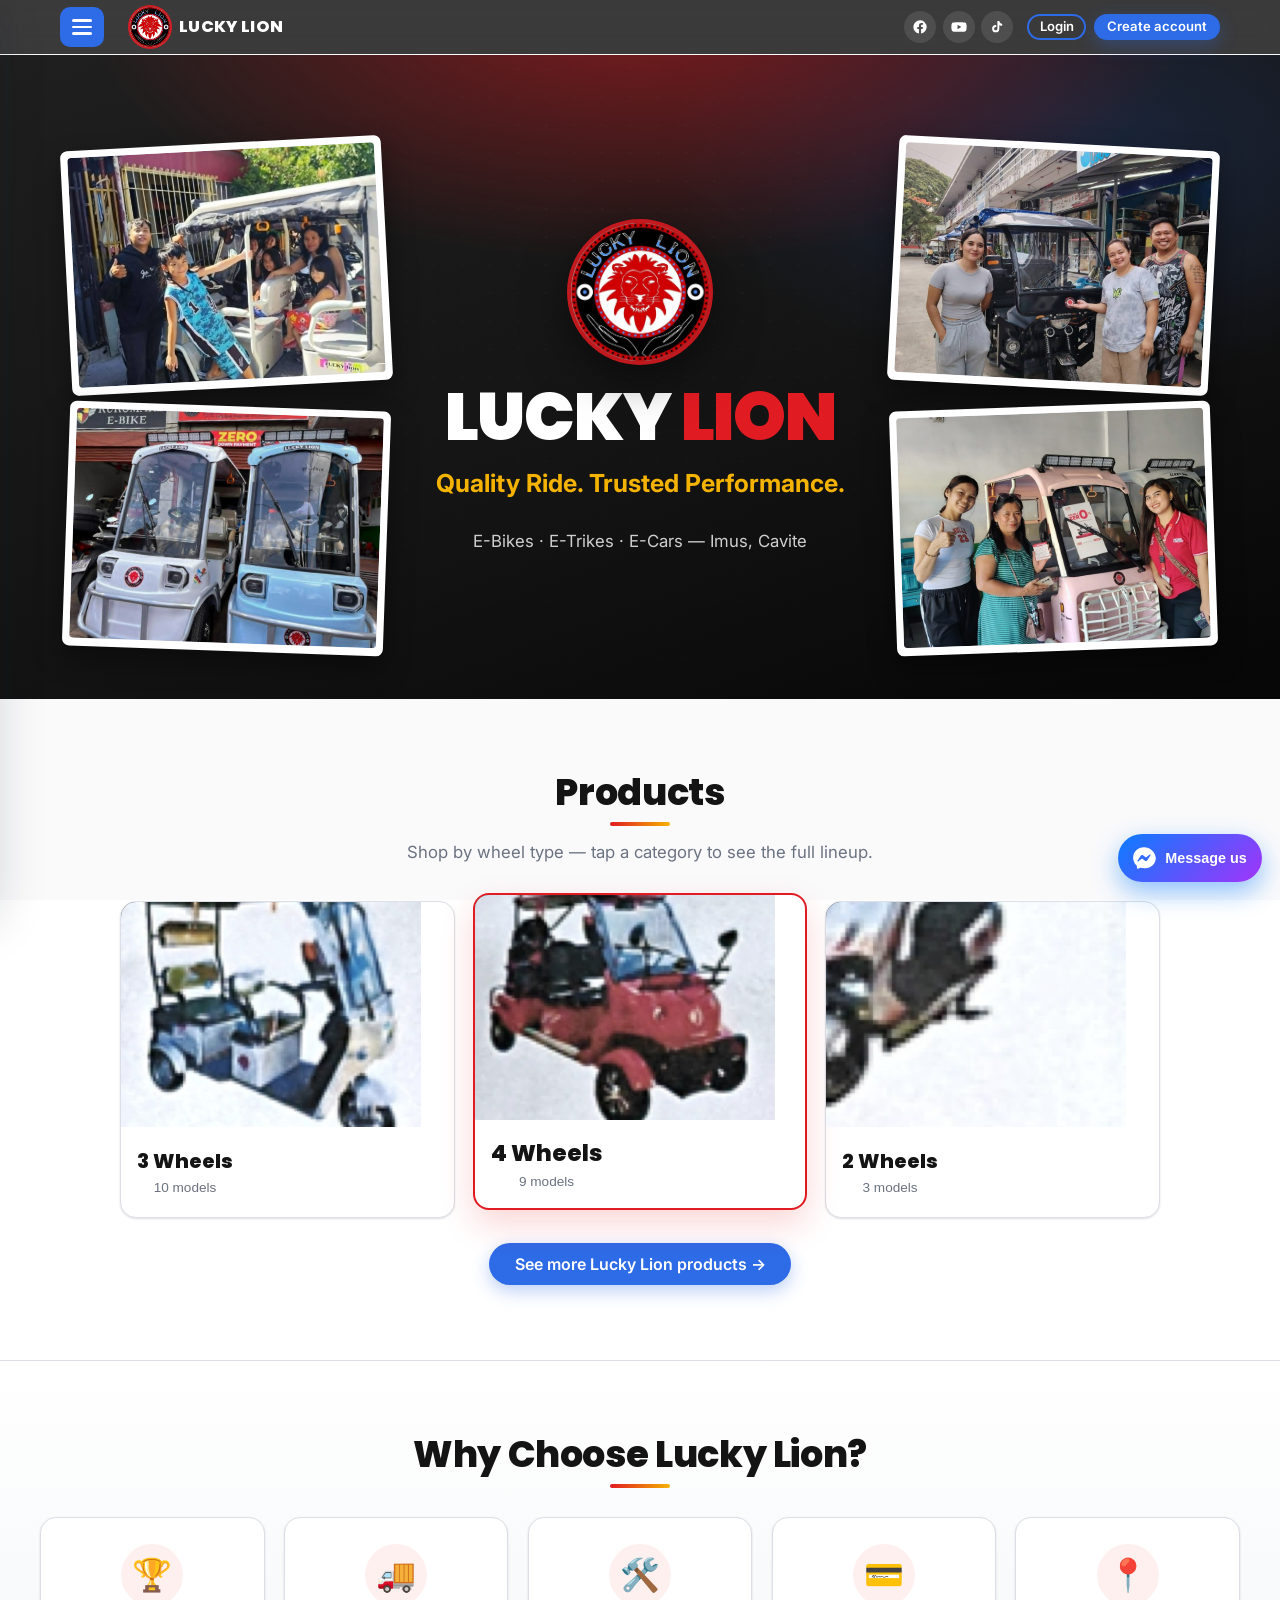
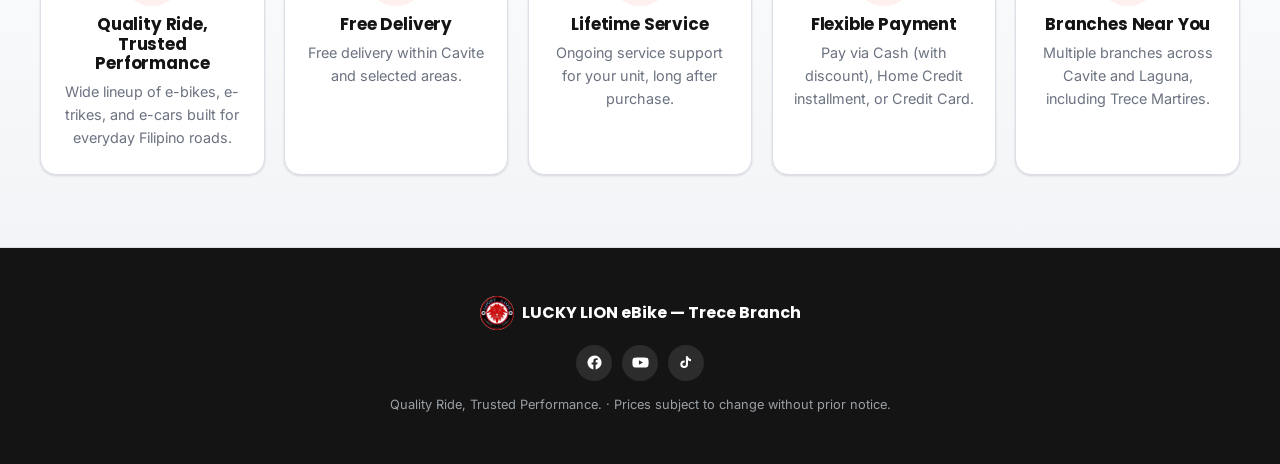
<file: index.html>
<!DOCTYPE html>
<html lang="en">
<head>
  <meta charset="UTF-8" />
  <meta name="viewport" content="width=device-width, initial-scale=1.0" />
  <title>Lucky Lion eBike</title>
  <meta name="description" content="Lucky Lion eBike — e-bikes, e-trikes, and e-cars across Cavite. Main branch: Buhay na Tubig, Imus. Quality Ride, Trusted Performance." />
  <meta name="theme-color" content="#141414" />
  <link rel="icon" href="assets/logo.jpg" />
  <link rel="preconnect" href="https://fonts.googleapis.com" />
  <link rel="preconnect" href="https://fonts.gstatic.com" crossorigin />
  <link href="https://fonts.googleapis.com/css2?family=Inter:wght@400;500;600;700&family=Poppins:wght@600;700;800;900&display=swap" rel="stylesheet" />
  <link rel="stylesheet" href="css/styles.css?v=20261120a" />
</head>
<body>
  <div id="themeDecor" aria-hidden="true"></div>

  <!-- sale/announcement ribbon — kept ABOVE the sticky header so it's never covered -->
  <div id="themeRibbon" class="theme-ribbon hidden" role="status"></div>

  <!-- ============ HEADER ============ -->
  <header class="site-header" id="siteHeader">
    <div class="header-inner">
      <!-- left: menu button opens the navigation sidebar (all nav + account live inside) -->
      <button class="hamburger drawer-btn" id="navDrawerBtn" aria-label="Open menu" aria-controls="publicDrawer" aria-expanded="false">
        <span></span><span></span><span></span>
        <span class="menu-badge hidden" id="memberMsgBadge" aria-hidden="true"></span>
      </button>

      <!-- brand -->
      <a href="#top" class="brand" aria-label="Lucky Lion home">
        <span class="logo-wrap"><img class="brand-mark" src="assets/logo.jpg" alt="Lucky Lion logo" /></span>
        <span class="brand-text" translate="no">LUCKY&nbsp;LION</span>
      </a>

      <!-- top-right: socials + (guest) Login/Create account + (member) bell + profile avatar -->
      <div class="nav-right">
        <div class="socials" id="hdrSocials"></div>
        <div class="hdr-auth guest-only" id="hdrAuth">
          <button class="btn btn-ghost btn-sm" id="loginBtn">Login</button>
          <button class="btn btn-primary btn-sm" id="signupBtn">Create account</button>
        </div>
        <div class="notif member-only" id="notifWrap">
          <button class="notif-btn" id="notifBell" aria-label="Notifications" aria-expanded="false">🔔<span class="notif-dot hidden" id="notifDot"></span></button>
          <div class="notif-panel hidden" id="notifPanel">
            <div class="notif-head">Notifications</div>
            <div class="notif-list" id="notifList"></div>
          </div>
        </div>
        <!-- customer profile avatar (shown when logged in) → My Profile / Log out -->
        <div class="member-menu member-only" id="memberAvatarMenu">
          <button class="avatar-btn" id="memberAvatarBtn" aria-label="Account menu" aria-expanded="false"><span class="avatar avatar-ph" id="memberAvatarImg">U</span></button>
          <div class="dropdown hidden" id="memberAvatarDropdown">
            <div class="dropdown-head" id="memberAvatarName">Member</div>
            <button data-panel="profile" id="avatarProfileBtn">🪪 My Profile</button>
            <button class="danger" id="logoutBtn">⏻ Log out</button>
          </div>
        </div>
      </div>
    </div>
  </header>

  <!-- ============ LEFT NAVIGATION SIDEBAR (all navigation lives here) ============ -->
  <div class="drawer-scrim hidden" id="publicScrim"></div>
  <aside class="drawer" id="publicDrawer" aria-label="Site menu" aria-hidden="true">
    <div class="drawer-top">
      <div class="drawer-user">
        <span class="logo-wrap"><img class="brand-mark" src="assets/logo.jpg" alt="" /></span>
        <div class="drawer-user-txt">
          <strong id="memberName">Lucky Lion</strong>
          <span id="drawerTagline">Quality Ride, Trusted Performance.</span>
        </div>
      </div>
      <button class="drawer-close" id="publicDrawerClose" aria-label="Close menu">Close</button>
    </div>
    <nav class="drawer-nav" aria-label="Site sections">
      <div class="drawer-group">Browse</div>
      <a class="drawer-link drawer-navlink" data-cat="all" href="#products"><span class="di">🛒</span>Products</a>
      <a class="drawer-link drawer-navlink" data-cat="4-wheels" href="#products"><span class="di">🚗</span>4 Wheels</a>
      <a class="drawer-link drawer-navlink" data-cat="3-wheels" href="#products"><span class="di">🛺</span>3 Wheels</a>
      <a class="drawer-link drawer-navlink" data-cat="2-wheels" href="#products"><span class="di">🏍️</span>2 Wheels</a>
      <a class="drawer-link drawer-navlink" href="#about"><span class="di">ℹ️</span>About</a>
      <a class="drawer-link drawer-navlink" href="#location"><span class="di">📍</span>Location</a>

      <!-- shown when logged IN -->
      <div class="drawer-group member-only">My account</div>
      <button class="drawer-link member-only" id="memberDashBtn"><span class="di">🏠</span>Dashboard</button>
      <button class="drawer-link member-only" data-panel="profile"><span class="di">🪪</span>Profile</button>
      <button class="drawer-link member-only" data-panel="ebikes"><span class="di">🛵</span>My E-Bikes</button>
      <button class="drawer-link member-only" data-panel="messages"><span class="di">💬</span>Messages<span class="di-badge hidden" id="memberMsgBadge2"></span></button>
      <button class="drawer-link member-only" data-panel="maintenance"><span class="di">🔧</span>Maintenance</button>
      <button class="drawer-link member-only" data-panel="tips"><span class="di">💡</span>Tips</button>
      <button class="drawer-link member-only" data-panel="roadrules"><span class="di">🛑</span>Road Rules</button>
      <button class="drawer-link member-only" data-panel="schedule"><span class="di">🗓️</span>Schedule Repair</button>
      <button class="drawer-link member-only" data-panel="bookings"><span class="di">📑</span>Your Bookings</button>
      <button class="drawer-link member-only" data-panel="reviews"><span class="di">⭐</span>My Reviews</button>
    </nav>
  </aside>

  <main id="top">
    <!-- ============ HERO ============ -->
    <section class="hero" id="hero">
      <div class="hero-grid">
        <!-- left photo stack (desktop) -->
        <div class="hero-photos left" id="heroLeft" aria-hidden="true"></div>

        <div class="hero-center">
          <span class="logo-wrap hero-logo-wrap"><img class="hero-mark" src="assets/logo.jpg" alt="Lucky Lion eBike" /></span>
          <h1 class="hero-title" translate="no">LUCKY <span>LION</span></h1>
          <p class="hero-tagline" id="heroTagline">Quality Ride. Trusted Performance.</p>
          <p class="hero-sub">E-Bikes · E-Trikes · E-Cars — Imus, Cavite</p>
          <!-- single rotating photo (mobile only) -->
          <div class="hero-photos-mobile" id="heroMobile" aria-hidden="true"></div>
        </div>

        <!-- right photo stack (desktop) -->
        <div class="hero-photos right" id="heroRight" aria-hidden="true"></div>
      </div>
    </section>

    <!-- ============ STORE (homepage: 3 category tiles + see-more) ============ -->
    <section class="section" id="store">
      <h2 class="section-title">Products</h2>
      <p class="section-lead">Shop by wheel type — tap a category to see the full lineup.</p>
      <div id="storeGroups"><!-- 3 category tiles + See more, filled by app.js --></div>
    </section>

    <!-- ============ PRODUCTS LISTING (in-page page at #products) ============ -->
    <section class="section" id="productsView">
      <button class="view-back" id="productsBack" type="button"><span aria-hidden="true">←</span> Back to home</button>
      <h2 class="section-title">Our Products</h2>
      <p class="section-lead">The full Lucky Lion lineup. Tap any unit for photos, colours, and specs.</p>
      <div class="products-tabs" id="productsTabs"><!-- category tabs, filled by app.js --></div>
      <input type="search" id="productsSearch" class="prod-search" placeholder="🔎 Search products by name…" aria-label="Search products" />
      <div id="productsGrid"><!-- filled by app.js --></div>
    </section>

    <!-- ============ PRODUCT DETAIL (dedicated per-unit page at #product/<id>) ============ -->
    <section class="section" id="productDetail">
      <button class="view-back" id="productDetailBack" type="button"><span aria-hidden="true">←</span> Back to products</button>
      <div id="productDetailBody"><!-- filled by app.js --></div>
    </section>

    <!-- ============ CUSTOMER DASHBOARD (in-page "page" at #account) ============ -->
    <section class="section" id="accountView">
      <button class="view-back" id="accountBack" type="button"><span aria-hidden="true">←</span> Browse products</button>
      <div id="accountBody"><!-- filled by app.js --></div>
    </section>

    <!-- ============ WHY CHOOSE US ============ -->
    <section class="section section-alt" id="why">
      <h2 class="section-title" id="whyHeading">Why Choose Lucky Lion?</h2>
      <div class="why-grid" id="whyGrid"><!-- filled by app.js --></div>
    </section>

    <!-- ============ ABOUT (in-page "page" at #about) ============ -->
    <section class="section" id="about">
      <button class="view-back" id="aboutBack" type="button"><span aria-hidden="true">←</span> Back to home</button>
      <h2 class="section-title" id="aboutHeading">About Lucky Lion eBike</h2>
      <p class="about-body" id="aboutBody"></p>
      <figure class="award">
        <img src="assets/about/award-world-class.jpg"
             alt="Lucky Lion receiving the World Class Philippines Award for Best E-Bike Marketing Company (2022): a gold trophy, achiever medal, and framed certificate."
             loading="lazy" />
        <figcaption>
          <span class="award-badge">🏆 Award-winning</span>
          <strong>World Class Philippines — Best E-Bike Marketing Company</strong>
          <span>Conferred to Lucky Lion by The World Class Philippines Awards Council at Okada Manila on 14 December 2022 — recognizing our success and achievements in the e-bike industry.</span>
        </figcaption>
      </figure>
    </section>

    <!-- ============ LOCATION (in-page "page" at #location) ============ -->
    <section class="section section-alt" id="location">
      <button class="view-back" id="locationBack" type="button"><span aria-hidden="true">←</span> Back to home</button>
      <h2 class="section-title">Our Locations</h2>
      <p class="section-lead">Visit any Lucky Lion branch across Cavite. Tap Call or Get directions for the branch nearest you.</p>
      <div id="locationList"><!-- filled by app.js --></div>
    </section>
  </main>

  <!-- ============ FOOTER ============ -->
  <footer class="site-footer">
    <div class="brand small" translate="no"><img src="assets/logo.jpg" alt="" /> LUCKY LION eBike — Trece Branch</div>
    <div class="footer-socials" id="footerSocials"></div>
    <p class="foot-note">Quality Ride, Trusted Performance. · Prices subject to change without prior notice.</p>
  </footer>

  <!-- floating Messenger button — opens an upward branch picker -->
  <div class="fab-msg-wrap" id="fabMsgWrap">
    <div class="fab-msg-menu hidden" id="fabMsgMenu" role="menu" aria-label="Message a branch">
      <div class="fab-msg-head">Message a branch</div>
      <div class="fab-msg-list" id="fabMsgList"><!-- filled by app.js --></div>
    </div>
    <button class="fab-messenger" id="fabMessenger" type="button" aria-haspopup="true" aria-expanded="false" aria-label="Message us on Messenger">
      <svg viewBox="0 0 24 24" aria-hidden="true"><path d="M12 2C6.36 2 2 6.13 2 11.7c0 2.91 1.19 5.44 3.14 7.19.16.14.26.35.27.57l.05 1.78c.02.57.6.94 1.12.71l1.99-.88c.17-.07.36-.09.54-.04 1.19.33 2.46.48 3.8.42 5.64 0 10-4.13 10-9.7C22 6.13 17.64 2 12 2Zm6 7.46-2.93 4.66c-.47.74-1.47.93-2.18.4l-2.33-1.75a.6.6 0 0 0-.72 0l-3.15 2.39c-.42.32-.97-.18-.69-.63l2.93-4.66c.47-.74 1.47-.93 2.18-.4l2.33 1.75c.21.16.51.16.72 0l3.15-2.39c.42-.32.97.18.69.63Z"/></svg>
      <span>Message us</span>
    </button>
  </div>

  <!-- ============ MODALS ============ -->
  <!-- login -->
  <div class="modal-backdrop hidden" id="loginModal">
    <div class="modal modal-sm" role="dialog" aria-modal="true">
      <button class="modal-close" data-close>&times;</button>
      <h3 class="modal-title">Member Login</h3>
      <p class="modal-note">New here? <a href="#" id="toSignupLink" class="link">Create an account</a>.</p>
      <form id="loginForm" class="form">
        <label>Username <input type="text" id="loginUser" autocomplete="username" required /></label>
        <label>Password <input type="password" id="loginPass" autocomplete="current-password" required /></label>
        <label class="checkbox chk-show"><input type="checkbox" id="loginShowPass" /> Show password</label>
        <div class="form-row">
          <label class="checkbox"><input type="checkbox" id="loginRemember" /> Remember me</label>
          <a href="#" id="forgotLink" class="link">Forgot password?</a>
        </div>
        <p class="form-error hidden" id="loginError"></p>
        <button type="submit" class="btn btn-primary full">Login</button>
      </form>
    </div>
  </div>

  <!-- contact number picker -->
  <div class="modal-backdrop hidden" id="contactModal">
    <div class="modal modal-sm" role="dialog" aria-modal="true">
      <button class="modal-close" data-close>&times;</button>
      <h3 class="modal-title">📞 Contact Lucky Lion</h3>
      <p class="modal-note">Choose the line for your concern.</p>
      <div id="contactPickList" class="pick-list"></div>
    </div>
  </div>

  <!-- create account -->
  <div class="modal-backdrop hidden" id="signupModal">
    <div class="modal modal-sm" role="dialog" aria-modal="true">
      <button class="modal-close" data-close>&times;</button>
      <h3 class="modal-title">Create your account</h3>
      <p class="modal-note">Join to book repairs, track your e-bikes, and message the branch directly.</p>
      <form id="signupForm" class="form">
        <div class="grid2">
          <label>First name <input name="firstName" autocomplete="given-name" required /></label>
          <label>Last name <input name="lastName" autocomplete="family-name" required /></label>
        </div>
        <label>Username <input name="username" autocomplete="username" required /></label>
        <label>Password <input name="password" type="password" autocomplete="new-password" required minlength="8" pattern="(?=.*[A-Z])(?=.*\d).{8,}" title="At least 8 characters, with one uppercase letter and one number." /></label>
        <p class="pw-hint">At least 8 characters, 1 uppercase letter and 1 number.</p>
        <label class="checkbox chk-show"><input type="checkbox" id="signupShowPass" /> Show password</label>
        <div class="grid2">
          <label>Phone <span class="phone-field"><span class="phone-cc">+63</span><input name="phone" autocomplete="tel" inputmode="numeric" maxlength="10" placeholder="9XXXXXXXXX" required /></span></label>
          <label>Email <input name="email" type="email" autocomplete="email" required /></label>
        </div>
        <label>Address <input name="address" autocomplete="street-address" /></label>
        <label>Branch <select name="branch" id="signupBranch" required>
          <option value="" selected disabled>— choose a branch —</option>
        </select></label>
        <p class="form-error hidden" id="signupError"></p>
        <button type="submit" class="btn btn-primary full">Create account</button>
      </form>
      <p class="demo-hint">Already have an account? <a href="#" id="toLoginLink" class="link">Log in</a></p>
    </div>
  </div>

  <!-- member panel (profile/etc.) -->
  <div class="modal-backdrop hidden" id="panelModal">
    <div class="modal" role="dialog" aria-modal="true">
      <button class="modal-close" data-close>&times;</button>
      <div id="panelBody"></div>
    </div>
  </div>

  <script src="js/config.js?v=20260827a"></script>
  <script src="js/branches.js?v=20261119c"></script>
  <script src="js/themes.js?v=20260827a"></script>
  <script src="js/store.js?v=20260827a"></script>
  <script src="js/api.js?v=20261120a"></script>
  <script src="js/app.js?v=20261120a"></script>
</body>
</html>
</file>
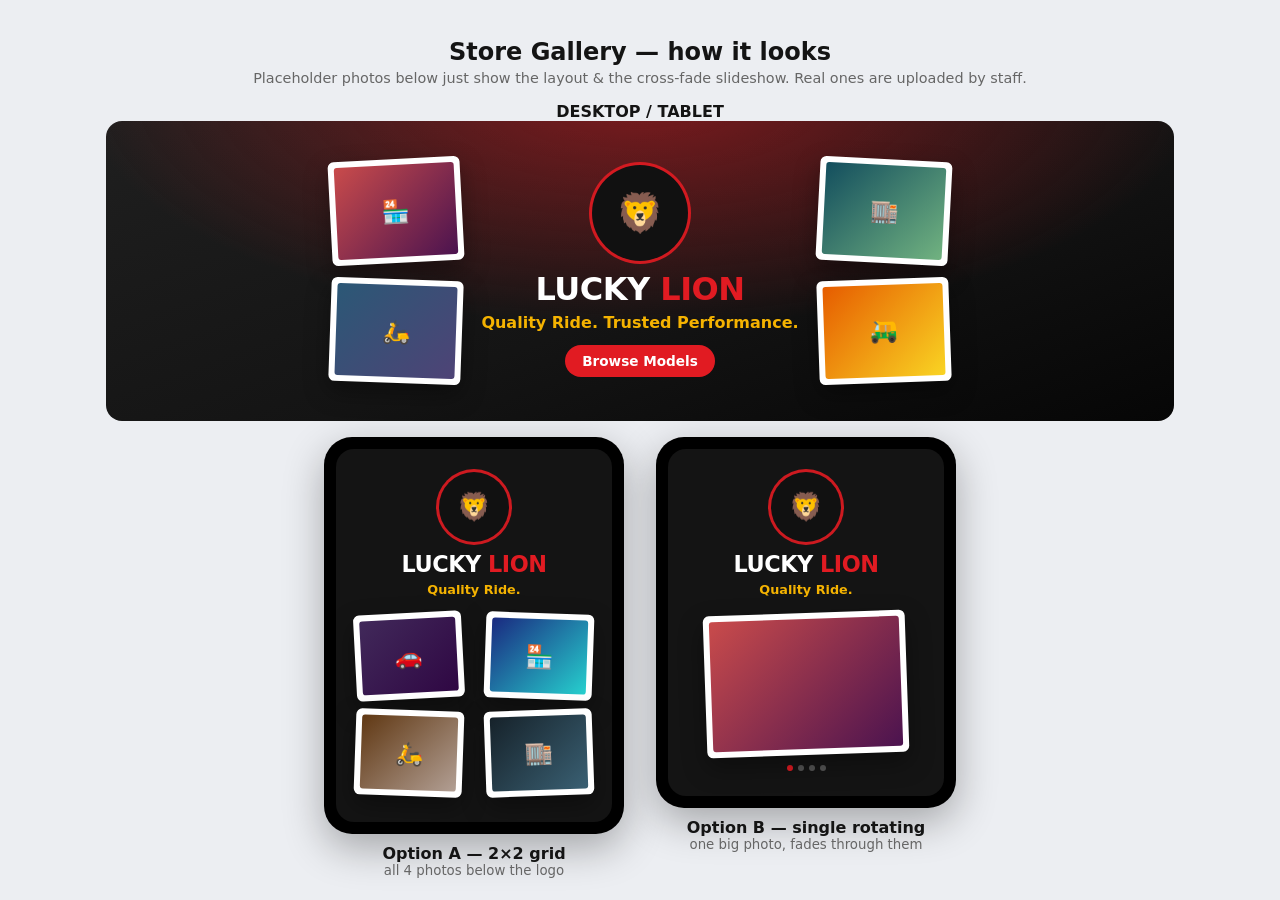
<file: mockup-gallery.html>
<!DOCTYPE html>
<html lang="en">
<head>
<meta charset="UTF-8" />
<meta name="viewport" content="width=device-width, initial-scale=1" />
<title>Store Gallery — layout mockup</title>
<style>
  :root{--red:#e11b22;--ink:#141414;--gold:#f5b301;}
  *{box-sizing:border-box;}
  body{margin:0;font-family:"Segoe UI",system-ui,sans-serif;background:#eceef2;color:#141414;}
  h2{text-align:center;margin:1.4rem 0 .2rem;}
  .sub{text-align:center;color:#666;margin:0 0 1rem;font-size:.9rem;}
  .wrap{max-width:1100px;margin:0 auto;padding:1rem;}

  /* hero */
  .hero{position:relative;color:#fff;border-radius:16px;overflow:hidden;
    background:radial-gradient(900px 380px at 50% -10%,rgba(225,27,34,.5),transparent 62%),
      linear-gradient(160deg,#1f1f1f,#141414 55%,#060606);
    padding:2.4rem 1rem;display:grid;grid-template-columns:1fr auto 1fr;gap:1.2rem;align-items:center;}
  .side{display:flex;flex-direction:column;gap:1rem;align-items:center;}
  .side.left{align-items:flex-end;} .side.right{align-items:flex-start;}
  .center{text-align:center;min-width:230px;}
  .logo{width:96px;height:96px;border-radius:50%;margin:0 auto .6rem;
    box-shadow:0 0 0 3px rgba(225,27,34,.9);display:grid;place-items:center;font-size:2.4rem;background:#111;}
  .brand{font-size:2rem;font-weight:900;letter-spacing:-.5px;}
  .brand span{color:var(--red);}
  .tag{color:var(--gold);font-weight:700;margin:.3rem 0 .8rem;}
  .cta{display:inline-block;background:var(--red);color:#fff;border-radius:999px;padding:.5rem 1.1rem;font-weight:700;font-size:.85rem;}

  /* polaroid */
  .pol{background:#fff;padding:6px 6px 6px;border-radius:6px;box-shadow:0 10px 24px rgba(0,0,0,.35);transform:rotate(var(--r,-2deg));}
  .pol .ph{width:120px;height:92px;border-radius:3px;position:relative;overflow:hidden;}
  .pol .ph i{position:absolute;inset:0;display:grid;place-items:center;color:#fff;font-size:1.4rem;
    font-style:normal;transition:opacity .8s ease;}
  .pol.small .ph{width:96px;height:74px;}

  /* phone frames */
  .phones{display:flex;gap:2rem;justify-content:center;flex-wrap:wrap;margin-top:1rem;}
  .phone{width:300px;background:#000;border-radius:28px;padding:12px;box-shadow:0 14px 40px rgba(0,0,0,.3);}
  .screen{background:#141414;border-radius:18px;overflow:hidden;color:#fff;text-align:center;padding:1.4rem .8rem 1.6rem;}
  .screen .logo{width:70px;height:70px;font-size:1.7rem;}
  .screen .brand{font-size:1.4rem;}
  .screen .tag{font-size:.8rem;}
  .label{text-align:center;font-weight:800;margin-top:.6rem;}
  .label small{display:block;font-weight:400;color:#666;}
  /* option A: 2x2 grid */
  .grid2{display:grid;grid-template-columns:1fr 1fr;gap:.7rem;justify-items:center;margin-top:1rem;}
  /* option B: single */
  .single{margin-top:1rem;display:flex;justify-content:center;}
  .single .pol .ph{width:190px;height:130px;}
  .dots{display:flex;gap:5px;justify-content:center;margin-top:.6rem;}
  .dots i{width:6px;height:6px;border-radius:50%;background:#555;}
  .dots i.on{background:var(--red);}
  @media(max-width:560px){.hero{grid-template-columns:1fr;}.side{flex-direction:row;justify-content:center;}}
</style>
</head>
<body>
<div class="wrap">
  <h2>Store Gallery — how it looks</h2>
  <p class="sub">Placeholder photos below just show the layout &amp; the cross-fade slideshow. Real ones are uploaded by staff.</p>

  <!-- DESKTOP -->
  <div class="label">DESKTOP / TABLET</div>
  <div class="hero">
    <div class="side left">
      <div class="pol" style="--r:-3deg"><div class="ph" data-slot></div></div>
      <div class="pol" style="--r:2deg"><div class="ph" data-slot></div></div>
    </div>
    <div class="center">
      <div class="logo">🦁</div>
      <div class="brand">LUCKY <span>LION</span></div>
      <div class="tag">Quality Ride. Trusted Performance.</div>
      <span class="cta">Browse Models</span>
    </div>
    <div class="side right">
      <div class="pol" style="--r:3deg"><div class="ph" data-slot></div></div>
      <div class="pol" style="--r:-2deg"><div class="ph" data-slot></div></div>
    </div>
  </div>

  <!-- PHONE OPTIONS -->
  <div class="phones">
    <div>
      <div class="phone"><div class="screen">
        <div class="logo">🦁</div><div class="brand">LUCKY <span style="color:var(--red)">LION</span></div>
        <div class="tag" style="color:var(--gold)">Quality Ride.</div>
        <div class="grid2">
          <div class="pol small" style="--r:-3deg"><div class="ph" data-slot></div></div>
          <div class="pol small" style="--r:2deg"><div class="ph" data-slot></div></div>
          <div class="pol small" style="--r:2deg"><div class="ph" data-slot></div></div>
          <div class="pol small" style="--r:-2deg"><div class="ph" data-slot></div></div>
        </div>
      </div></div>
      <div class="label">Option A — 2×2 grid<small>all 4 photos below the logo</small></div>
    </div>

    <div>
      <div class="phone"><div class="screen">
        <div class="logo">🦁</div><div class="brand">LUCKY <span style="color:var(--red)">LION</span></div>
        <div class="tag" style="color:var(--gold)">Quality Ride.</div>
        <div class="single"><div class="pol" style="--r:-2deg"><div class="ph" data-slot></div></div></div>
        <div class="dots"><i class="on"></i><i></i><i></i><i></i></div>
      </div></div>
      <div class="label">Option B — single rotating<small>one big photo, fades through them</small></div>
    </div>
  </div>
</div>

<script>
  // fake store photos = colored gradients with an icon, cross-fading to show the slideshow
  const pics = [
    ['#c94b4b','#4b134f','🏪'], ['#2b5876','#4e4376','🛵'], ['#134e5e','#71b280','🏬'],
    ['#e65c00','#f9d423','🛺'], ['#41295a','#2f0743','🚗'], ['#1a2980','#26d0ce','🏪'],
    ['#603813','#b29f94','🛵'], ['#16222a','#3a6073','🏬']
  ];
  const slots=[...document.querySelectorAll('[data-slot]')];
  slots.forEach((s,i)=>{ s.innerHTML='<i></i>'; paint(s, i%pics.length); s._k=i%pics.length; });
  function paint(s,k){const p=pics[k];s.style.background=`linear-gradient(135deg,${p[0]},${p[1]})`;s.querySelector('i').textContent=p[2];}
  setInterval(()=>{ // stagger: fade one slot at a time
    const s = slots[Math.floor(Math.random()*slots.length)];
    const ic=s.querySelector('i'); ic.style.opacity=0;
    setTimeout(()=>{ s._k=(s._k+1)%pics.length; paint(s,s._k); ic.style.opacity=1; },400);
  },900);
</script>
</body>
</html>
</file>
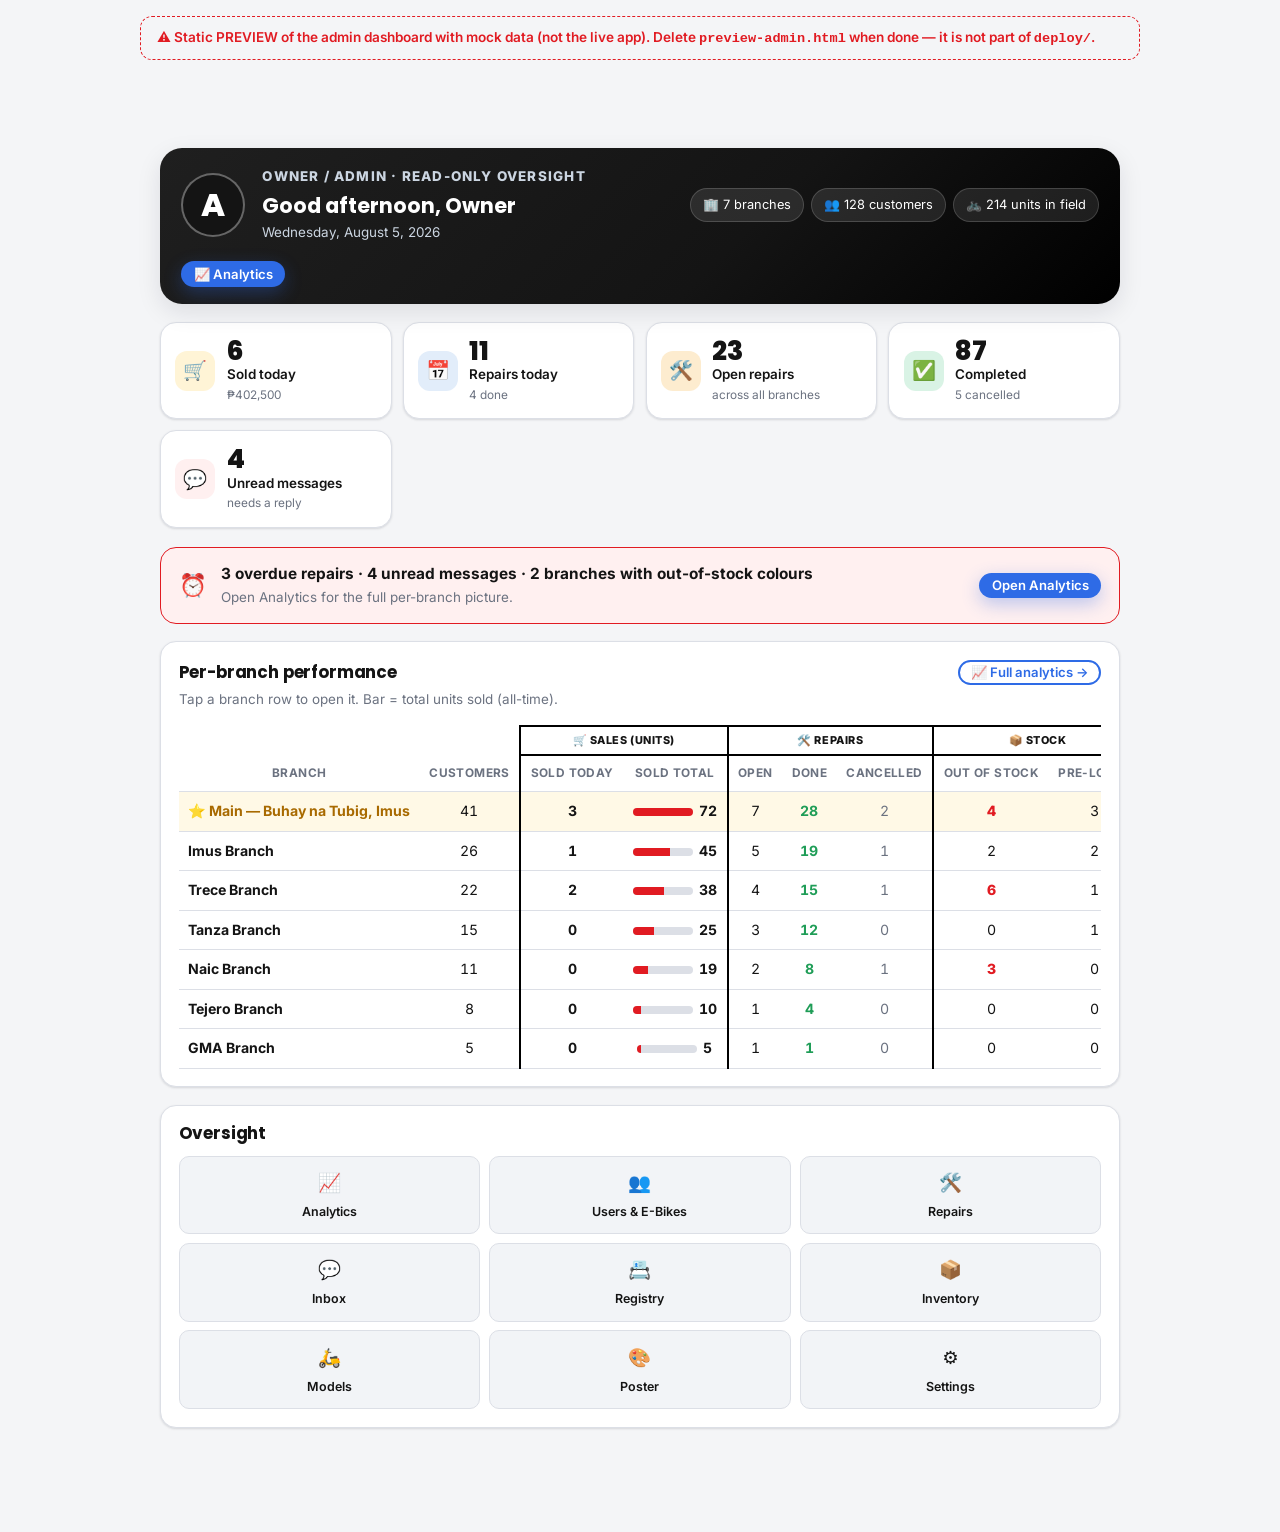
<file: preview-admin.html>
<!DOCTYPE html>
<html lang="en">
<head>
  <meta charset="UTF-8" />
  <meta name="viewport" content="width=device-width, initial-scale=1.0" />
  <title>Admin Dashboard — PREVIEW</title>
  <link rel="preconnect" href="https://fonts.googleapis.com" />
  <link rel="preconnect" href="https://fonts.gstatic.com" crossorigin />
  <link href="https://fonts.googleapis.com/css2?family=Inter:wght@400;500;600;700&family=Poppins:wght@600;700;800;900&display=swap" rel="stylesheet" />
  <link rel="stylesheet" href="css/styles.css?v=20260805b" />
  <style>
    /* preview chrome only — not part of the app */
    body { background: var(--sand, #f4f5f7); }
    .preview-note { max-width: 1000px; margin: 1rem auto 0; padding: .7rem 1rem; border: 1px dashed var(--red); border-radius: 12px; color: var(--red); font: 600 .85rem/1.4 Inter, system-ui, sans-serif; }
    main.section { max-width: 1000px; margin: 1rem auto; }
  </style>
</head>
<body>
  <div class="preview-note">⚠️ Static PREVIEW of the admin dashboard with mock data (not the live app). Delete <code>preview-admin.html</code> when done — it is not part of <code>deploy/</code>.</div>
  <main class="section">
    <div id="dashBody">
      <div class="admin-dash">
        <div class="dash-hero admin-hero">
          <span class="avatar avatar-ph avatar-xl" aria-hidden="true">A</span>
          <div class="dh-txt">
            <span class="admin-eyebrow">Owner / Admin · read-only oversight</span>
            <strong>Good afternoon, Owner</strong>
            <span>Wednesday, August 5, 2026</span>
          </div>
          <div class="dh-chips">
            <span class="dh-chip">🏢 7 branches</span>
            <span class="dh-chip">👥 128 customers</span>
            <span class="dh-chip">🚲 214 units in field</span>
          </div>
          <button class="btn btn-primary btn-sm admin-hero-cta">📈 Analytics</button>
        </div>

        <div class="admin-tiles">
          <div class="atile atile-gold"><span class="atile-ic">🛒</span><span class="atile-body"><span class="atile-num">6</span><span class="atile-label">Sold today</span><span class="atile-sub">₱402,500</span></span></div>
          <div class="atile atile-blue"><span class="atile-ic">📅</span><span class="atile-body"><span class="atile-num">11</span><span class="atile-label">Repairs today</span><span class="atile-sub">4 done</span></span></div>
          <div class="atile atile-amber"><span class="atile-ic">🛠️</span><span class="atile-body"><span class="atile-num">23</span><span class="atile-label">Open repairs</span><span class="atile-sub">across all branches</span></span></div>
          <div class="atile atile-green"><span class="atile-ic">✅</span><span class="atile-body"><span class="atile-num">87</span><span class="atile-label">Completed</span><span class="atile-sub">5 cancelled</span></span></div>
          <div class="atile atile-red"><span class="atile-ic">💬</span><span class="atile-body"><span class="atile-num">4</span><span class="atile-label">Unread messages</span><span class="atile-sub">needs a reply</span></span></div>
        </div>

        <div class="dash-alert is-bad">
          <span class="da-icon">⏰</span>
          <div class="da-txt">
            <strong>3 overdue repairs · 4 unread messages · 2 branches with out-of-stock colours</strong>
            <span>Open Analytics for the full per-branch picture.</span>
          </div>
          <button class="btn btn-primary btn-sm">Open Analytics</button>
        </div>

        <div class="dash-card">
          <div class="dc-head"><h3>Per-branch performance</h3><button class="btn btn-ghost btn-sm">📈 Full analytics →</button></div>
          <p class="dash-sub">Tap a branch row to open it. Bar = total units sold (all-time).</p>
          <div class="admin-table-wrap">
            <table class="admin-table admin-grouped">
              <thead>
                <tr class="grp">
                  <th class="blank"></th><th class="blank"></th>
                  <th class="grp-start" colspan="2">🛒 Sales (units)</th>
                  <th class="grp-start" colspan="3">🛠️ Repairs</th>
                  <th class="grp-start" colspan="2">📦 Stock</th>
                  <th class="grp-start">💬</th>
                </tr>
                <tr>
                  <th>Branch</th><th>Customers</th>
                  <th class="grp-start" title="Units handed to customers today">Sold today</th>
                  <th title="Units sold all-time">Sold total</th>
                  <th class="grp-start" title="Repairs booked or in progress (not yet finished)">Open</th>
                  <th title="Repairs finished">Done</th>
                  <th title="Repairs that were cancelled">Cancelled</th>
                  <th class="grp-start" title="Colours with 0 stock in this branch">Out of stock</th>
                  <th title="Pre-loved units available">Pre-loved</th>
                  <th class="grp-start" title="Unread customer messages">Unread</th>
                </tr>
              </thead>
              <tbody>
                <tr class="is-leader"><th scope="row">⭐ Main — Buhay na Tubig, Imus</th><td>41</td><td class="grp-start"><strong>3</strong></td><td><div class="admin-bar"><span style="width:100%"></span></div><span class="admin-bar-n">72</span></td><td class="grp-start">7</td><td class="ok-num">28</td><td class="muted-num">2</td><td class="grp-start is-warn">4</td><td>3</td><td class="grp-start is-warn">2</td></tr>
                <tr><th scope="row">Imus Branch</th><td>26</td><td class="grp-start"><strong>1</strong></td><td><div class="admin-bar"><span style="width:63%"></span></div><span class="admin-bar-n">45</span></td><td class="grp-start">5</td><td class="ok-num">19</td><td class="muted-num">1</td><td class="grp-start">2</td><td>2</td><td class="grp-start">0</td></tr>
                <tr><th scope="row">Trece Branch</th><td>22</td><td class="grp-start"><strong>2</strong></td><td><div class="admin-bar"><span style="width:52%"></span></div><span class="admin-bar-n">38</span></td><td class="grp-start">4</td><td class="ok-num">15</td><td class="muted-num">1</td><td class="grp-start is-warn">6</td><td>1</td><td class="grp-start is-warn">1</td></tr>
                <tr><th scope="row">Tanza Branch</th><td>15</td><td class="grp-start"><strong>0</strong></td><td><div class="admin-bar"><span style="width:35%"></span></div><span class="admin-bar-n">25</span></td><td class="grp-start">3</td><td class="ok-num">12</td><td class="muted-num">0</td><td class="grp-start">0</td><td>1</td><td class="grp-start">0</td></tr>
                <tr><th scope="row">Naic Branch</th><td>11</td><td class="grp-start"><strong>0</strong></td><td><div class="admin-bar"><span style="width:26%"></span></div><span class="admin-bar-n">19</span></td><td class="grp-start">2</td><td class="ok-num">8</td><td class="muted-num">1</td><td class="grp-start is-warn">3</td><td>0</td><td class="grp-start is-warn">1</td></tr>
                <tr><th scope="row">Tejero Branch</th><td>8</td><td class="grp-start"><strong>0</strong></td><td><div class="admin-bar"><span style="width:14%"></span></div><span class="admin-bar-n">10</span></td><td class="grp-start">1</td><td class="ok-num">4</td><td class="muted-num">0</td><td class="grp-start">0</td><td>0</td><td class="grp-start">0</td></tr>
                <tr><th scope="row">GMA Branch</th><td>5</td><td class="grp-start"><strong>0</strong></td><td><div class="admin-bar"><span style="width:7%"></span></div><span class="admin-bar-n">5</span></td><td class="grp-start">1</td><td class="ok-num">1</td><td class="muted-num">0</td><td class="grp-start">0</td><td>0</td><td class="grp-start">0</td></tr>
              </tbody>
            </table>
          </div>
        </div>

        <div class="dash-card">
          <h3>Oversight</h3>
          <div class="qa-grid">
            <button class="qa"><span class="qa-icon">📈</span>Analytics</button>
            <button class="qa"><span class="qa-icon">👥</span>Users &amp; E-Bikes</button>
            <button class="qa"><span class="qa-icon">🛠️</span>Repairs</button>
            <button class="qa"><span class="qa-icon">💬</span>Inbox</button>
            <button class="qa"><span class="qa-icon">📇</span>Registry</button>
            <button class="qa"><span class="qa-icon">📦</span>Inventory</button>
            <button class="qa"><span class="qa-icon">🛵</span>Models</button>
            <button class="qa"><span class="qa-icon">🎨</span>Poster</button>
            <button class="qa"><span class="qa-icon">⚙️</span>Settings</button>
          </div>
        </div>
      </div>
    </div>
  </main>
</body>
</html>
</file>
<file: css/styles.css>
/* ===========================================================
   Lucky Lion eBike — modern theme
   Palette from the real logo: red #E11B22 · black #141414 · blue #2E6BE6
   Fully responsive (mobile / tablet / desktop). Vanilla CSS, no build step.
   =========================================================== */
:root {
  --red: #e11b22;
  --red-dark: #b3141b;
  --red-soft: #fff0f0;
  /* blue (from the logo) = everyday interaction: secondary buttons, hovers, selected
     states, focus. Red stays for the brand, primary CTAs, SALE badges and destructive actions. */
  --accent: #2e6be6;
  --accent-dark: #1d52c4;
  --accent-soft: #eef3fe;
  --ink: #141414;
  --ink-2: #3a3a3a;
  --blue: #2e6be6;
  --gold: #f5b301;
  --paper: #ffffff;
  --bg: #fafafb;
  --mist: #f2f4f7;
  --line: #dcdfe6;
  --divider: #c3c8d2;
  --muted: #6b7280;

  --shadow-sm: 0 1px 2px rgba(16, 24, 40, .06), 0 1px 3px rgba(16, 24, 40, .08);
  --shadow: 0 8px 24px rgba(16, 24, 40, .10);
  --shadow-lg: 0 20px 48px rgba(16, 24, 40, .18);
  --ring: 0 0 0 3px rgba(46, 107, 230, .25);

  --r-sm: 10px; --r: 16px; --r-lg: 22px; --r-pill: 999px;
  --maxw: 1200px;
  --header-h: 54px;
  --font-body: "Inter", system-ui, -apple-system, "Segoe UI", Roboto, Arial, sans-serif;
  --font-head: "Poppins", var(--font-body);
  --ease: cubic-bezier(.4, 0, .2, 1);
}

* { box-sizing: border-box; }
html { scroll-behavior: smooth; scroll-padding-top: calc(var(--header-h) + 12px); -webkit-text-size-adjust: 100%; overflow-x: hidden; }
body {
  margin: 0; font-family: var(--font-body); color: var(--ink); background: transparent;
  line-height: 1.6; -webkit-font-smoothing: antialiased; overflow-x: hidden;
}
#themeDecor { position: fixed; inset: 0; z-index: -1; background: var(--bg); pointer-events: none; }
h1, h2, h3, h4 { font-family: var(--font-head); line-height: 1.15; margin: 0; letter-spacing: -.01em; }
a { color: inherit; text-decoration: none; }
img { max-width: 100%; display: block; }
.hidden { display: none !important; }
::selection { background: var(--red); color: #fff; }
/* hide scrollbars (removes the scrollbar "line" some mobile browsers overlay) */
html { scrollbar-width: none; -ms-overflow-style: none; }
::-webkit-scrollbar { width: 0; height: 0; background: transparent; }

/* ---------- buttons ---------- */
.btn {
  cursor: pointer; border: 0; border-radius: var(--r-pill);
  padding: .62rem 1.25rem; font-family: var(--font-body); font-weight: 600; font-size: .92rem;
  display: inline-flex; align-items: center; gap: .45rem; line-height: 1;
  transition: transform .12s var(--ease), box-shadow .18s var(--ease), background .18s var(--ease), color .18s var(--ease);
  white-space: nowrap;
}
.btn:active { transform: translateY(1px) scale(.99); }
.btn-primary { background: var(--accent); color: #fff; box-shadow: 0 6px 18px rgba(46, 107, 230, .32); }
.btn-primary:hover { background: var(--accent-dark); box-shadow: 0 10px 26px rgba(46, 107, 230, .4); transform: translateY(-1px); }
.btn-login { background: #fff; color: var(--ink); box-shadow: var(--shadow-sm); }
.btn-login:hover { background: #f3f4f6; }
.btn-ghost { background: transparent; color: var(--accent); box-shadow: inset 0 0 0 2px var(--accent); }
.btn-ghost:hover { background: var(--accent); color: #fff; }
.btn.full { width: 100%; justify-content: center; }
.btn-sm { padding: .38rem .8rem; font-size: .82rem; }
:focus-visible { outline: none; box-shadow: var(--ring); border-radius: 8px; }

/* ===========================================================
   HEADER
   =========================================================== */
.site-header {
  position: sticky; top: 0; z-index: 60;
  color: #fff; border-bottom: 1px solid rgba(255, 255, 255, .08);
}
/* Glass (tint + blur) lives on a pseudo-element, NOT on .site-header itself:
   a backdrop-filter on the header would make it the containing block for the
   fixed mobile account drawer, collapsing it to ~0 height. */
.site-header::before {
  content: ""; position: absolute; inset: 0; z-index: -1;
  background: rgba(17, 17, 17, .82);
  -webkit-backdrop-filter: saturate(160%) blur(12px);
  backdrop-filter: saturate(160%) blur(12px);
}
.header-inner {
  max-width: var(--maxw); margin: 0 auto; min-height: var(--header-h);
  display: flex; align-items: center; gap: 1.6rem;
  padding: 5px 1.25rem;
}
.nav-toggle {
  display: none; width: 42px; height: 40px; border: 0; border-radius: var(--r-sm);
  background: rgba(255, 255, 255, .1); cursor: pointer; padding: 0 11px; gap: 5px;
  flex-direction: column; align-items: center; justify-content: center;
}
.nav-toggle span { display: block; width: 20px; height: 2px; background: #fff; border-radius: 2px; transition: .25s var(--ease); }
.nav-toggle[aria-expanded="true"] span:nth-child(1) { transform: translateY(7px) rotate(45deg); }
.nav-toggle[aria-expanded="true"] span:nth-child(2) { opacity: 0; }
.nav-toggle[aria-expanded="true"] span:nth-child(3) { transform: translateY(-7px) rotate(-45deg); }

.nav-left { display: flex; gap: 1.5rem; align-items: center; flex: 1; justify-content: space-evenly; }
.nav-link {
  font-weight: 500; font-size: .94rem; color: #e5e7eb; padding: .35rem .15rem; position: relative;
}
.nav-link::after {
  content: ""; position: absolute; left: 0; right: 0; bottom: -2px; height: 2px;
  background: var(--accent); border-radius: 2px; transform: scaleX(0); transform-origin: left; transition: transform .2s var(--ease);
}
.nav-link:hover { color: #fff; }
.nav-link:hover::after { transform: scaleX(1); }
/* Store dropdown (desktop hover) */
.nav-item { position: relative; display: flex; align-items: center; }
.nav-caret { font-size: .7rem; opacity: .85; margin-left: .1rem; }
.nav-sub {
  position: absolute; top: 100%; left: -12px; min-width: 190px; z-index: 60;
  display: flex; flex-direction: column; gap: 2px; padding: .4rem;
  background: rgba(17, 17, 17, .98); -webkit-backdrop-filter: blur(12px); backdrop-filter: blur(12px);
  border: 1px solid rgba(255, 255, 255, .1); border-radius: 12px; box-shadow: var(--shadow-lg);
  opacity: 0; visibility: hidden; transform: translateY(6px); transition: opacity .18s var(--ease), transform .18s var(--ease);
}
.nav-item.has-sub:hover .nav-sub, .nav-item.has-sub:focus-within .nav-sub { opacity: 1; visibility: visible; transform: translateY(0); }
.nav-sublink { color: #e5e7eb; padding: .5rem .7rem; border-radius: 8px; font-size: .9rem; font-weight: 500; white-space: nowrap; }
.nav-sublink:hover { background: rgba(255, 255, 255, .09); color: #fff; }
.wheel-group { scroll-margin-top: 88px; }

.brand { display: flex; align-items: center; gap: .6rem; flex: none; }
.logo-wrap { position: relative; display: inline-block; line-height: 0; border-radius: 50%; }
.hero-logo-wrap { display: block; width: fit-content; margin: 0 auto 1.1rem; }
/* decorative bow sitting on top of the framed circle */
.theme-topper { position: absolute; top: -11px; left: 50%; transform: translateX(-50%); width: 28px; height: 18px; z-index: 4; pointer-events: none; filter: drop-shadow(0 1px 2px rgba(0, 0, 0, .35)); }
.theme-topper svg { display: block; width: 100%; height: 100%; }
.hero-logo-wrap .theme-topper { width: 54px; height: 34px; top: -20px; }
/* themed frame ring around the whole logo circle (only when a theme is active) */
body[data-theme] .logo-wrap { padding: 4px; box-shadow: 0 2px 10px rgba(0, 0, 0, .28); }
body[data-theme] .hero-logo-wrap { padding: 7px; }
body[data-theme] .brand-mark { box-shadow: 0 0 0 2px #fff; }
body[data-theme] .hero-mark { box-shadow: 0 0 0 3px #fff; }
body[data-theme="newyear"] .logo-wrap { background: repeating-conic-gradient(#1a2980 0 20deg, #26d0ce 20deg 40deg); }
body[data-theme="valentines"] .logo-wrap { background: repeating-conic-gradient(#e0245e 0 20deg, #ff9dc0 20deg 40deg); }
body[data-theme="easter"] .logo-wrap { background: conic-gradient(#a1c4fd, #c2e9fb, #e0c3fc, #ffd1e8, #a1c4fd); }
body[data-theme="summer"] .logo-wrap { background: repeating-conic-gradient(#ff8008 0 20deg, #ffd200 20deg 40deg); }
body[data-theme="mothers"] .logo-wrap { background: repeating-conic-gradient(#cc2b5e 0 20deg, #ff9a9e 20deg 40deg); }
body[data-theme="fathers"] .logo-wrap { background: repeating-conic-gradient(#283e51 0 20deg, #4b79a1 20deg 40deg); }
body[data-theme="backtoschool"] .logo-wrap { background: repeating-conic-gradient(#c0392b 0 20deg, #f5af19 20deg 40deg); }
body[data-theme="independence"] .logo-wrap { background: conic-gradient(#0038a8 0 33%, #ce1126 33% 66%, #fcd116 66% 100%); }
body[data-theme="halloween"] .logo-wrap { background: repeating-conic-gradient(#ff7518 0 18deg, #1a1a1a 18deg 36deg); }
body[data-theme="christmas"] .logo-wrap { background: repeating-conic-gradient(#c0392b 0 18deg, #fff 18deg 36deg, #146b3a 36deg 54deg, #fff 54deg 72deg); }
body[data-theme="yearend"] .logo-wrap { background: repeating-conic-gradient(#414345 0 20deg, #bdc3c7 20deg 40deg); }
.theme-ribbon { color: #fff; text-align: center; font-weight: 700; font-size: .85rem; padding: .5rem 1rem; letter-spacing: .3px; }

/* themed frame around the hero photo polaroids */
body[data-theme="newyear"] { --frame1: #1a2980; --frame2: #26d0ce; }
body[data-theme="valentines"] { --frame1: #e0245e; --frame2: #ff9dc0; }
body[data-theme="easter"] { --frame1: #8ec5fc; --frame2: #e0c3fc; }
body[data-theme="summer"] { --frame1: #ff8008; --frame2: #ffd200; }
body[data-theme="mothers"] { --frame1: #cc2b5e; --frame2: #ff9a9e; }
body[data-theme="fathers"] { --frame1: #283e51; --frame2: #4b79a1; }
body[data-theme="backtoschool"] { --frame1: #c0392b; --frame2: #f5af19; }
body[data-theme="independence"] { --frame1: #0038a8; --frame2: #ce1126; }
body[data-theme="halloween"] { --frame1: #ff7518; --frame2: #1a1a1a; }
body[data-theme="christmas"] { --frame1: #c0392b; --frame2: #146b3a; }
body[data-theme="yearend"] { --frame1: #414345; --frame2: #bdc3c7; }
body[data-theme] .polaroid { box-shadow: 0 0 0 3px var(--frame1, #fff), 0 0 0 6px var(--frame2, transparent), 0 12px 28px rgba(0, 0, 0, .4); }

/* falling festive particles in the hero */
.hero-fall { position: absolute; inset: 0; overflow: hidden; pointer-events: none; z-index: 0; }
.hero-fall span { position: absolute; top: -10%; animation: heroFall linear infinite; will-change: transform; }
@keyframes heroFall { to { transform: translateY(720px) rotate(360deg); } }
@media (prefers-reduced-motion: reduce) { .hero-fall { display: none; } }

/* bottom scenery silhouette (trees / palms) per theme, grounded on a soft snow glow */
.hero-silhouette { position: absolute; left: 0; right: 0; bottom: 0; height: clamp(90px, 13vh, 150px); background-repeat: repeat-x; background-position: bottom center; background-size: auto 100%; opacity: .32; pointer-events: none; z-index: 0; }
.hero-silhouette::after { content: ""; position: absolute; left: 0; right: 0; bottom: 0; height: 40%; background: linear-gradient(to top, rgba(255, 255, 255, .22), transparent); }
.brand-mark { width: 40px; height: 40px; border-radius: 50%; object-fit: cover; box-shadow: 0 0 0 2px rgba(225, 27, 34, .9); }
.brand-text { font-family: var(--font-head); font-weight: 800; letter-spacing: .3px; font-size: 1.02rem; display: flex; flex-direction: column; line-height: 1; }
.brand-text small { font-weight: 600; color: var(--red); letter-spacing: 3px; font-size: .6rem; margin-top: 2px; }

.nav-right { display: flex; align-items: center; gap: .85rem; margin-left: auto; }
.hdr-info { display: flex; flex-direction: row; align-items: center; gap: .95rem; font-size: .8rem; }
.hdr-info > * + *::before {
  content: ""; position: absolute; left: -.5rem; top: 50%; transform: translateY(-50%);
  width: 1px; height: 13px; background: rgba(255, 255, 255, .22);
}
.hdr-info > * { position: relative; }
.hdr-phone { font-weight: 700; color: #fff; white-space: nowrap; display: inline-flex; align-items: center; gap: .3rem; }
.hdr-phone svg { width: 13px; height: 13px; fill: currentColor; flex: none; }
.hdr-mini { color: #cbd5e1; white-space: nowrap; }
.hdr-mini:hover { color: #fff; }
.socials { display: flex; gap: .4rem; }
.socials a { width: 32px; height: 32px; border-radius: 50%; display: grid; place-items: center; background: rgba(255, 255, 255, .1); color: #fff; transition: .2s var(--ease); }
.socials a:hover { background: var(--accent); transform: translateY(-2px); }
.socials svg { width: 16px; height: 16px; fill: currentColor; }

/* member menu */
.member-menu, .guest-menu { position: relative; }
.hamburger { width: 44px; height: 40px; border-radius: var(--r-sm); border: 0; cursor: pointer; background: var(--accent); display: grid; gap: 4px; place-content: center; }
.hamburger span { display: block; width: 20px; height: 2.5px; background: #fff; border-radius: 2px; }
.dropdown {
  position: absolute; right: 0; top: 50px; width: 230px; background: #fff; color: var(--ink);
  border-radius: var(--r); overflow: hidden; box-shadow: var(--shadow-lg); border: 1px solid var(--line);
  animation: pop .16s var(--ease);
}
@keyframes pop { from { opacity: 0; transform: translateY(-6px); } }
.dropdown-head { padding: .8rem 1rem; font-weight: 700; background: var(--ink); color: #fff; font-size: .85rem; }
.dropdown button { display: block; width: 100%; text-align: left; padding: .78rem 1rem; border: 0; background: #fff; cursor: pointer; font: inherit; font-size: .92rem; border-bottom: 1px solid var(--line); transition: .15s var(--ease); }
.dropdown button:last-child { border-bottom: 0; }
.dropdown button:hover { background: var(--mist); color: var(--accent); padding-left: 1.25rem; }
.dropdown button.danger { color: var(--red); font-weight: 600; }
/* Browse links shown inside the account dropdown (all widths now — the tile grid) */
.dropdown-nav { display: block; background: #fff; border-bottom: 2px solid var(--line); }
.drawer-navlink { display: block; padding: .78rem 1rem; color: var(--ink); font-weight: 600; font-size: .92rem; border-bottom: 1px solid var(--line); transition: .15s var(--ease); }
.drawer-navlink:hover { background: var(--mist); color: var(--accent); padding-left: 1.25rem; }
.drawer-sublink { padding-left: 1.9rem; font-weight: 500; font-size: .88rem; color: var(--muted); }
.drawer-sublink:hover { padding-left: 2.1rem; }
/* Account-menu tiles: base (desktop) = plain inline icon before a list-row label.
   Section headers hidden on desktop; the grid/tile look is applied only ≤900px below. */
.menu-sec-h { display: none; }
.mi { display: inline-block; margin-right: .55rem; }
/* Mobile: the account menu is a full-height panel that slides in from the right edge */
@media (max-width: 900px) {
  #guestDropdown, #memberDropdown {
    position: fixed; top: var(--header-h); right: 0; bottom: 0; left: auto;
    width: min(82vw, 320px); max-width: 320px; min-width: 0; border-radius: 0;
    overflow-y: auto; box-shadow: -12px 0 34px rgba(0, 0, 0, .32); z-index: 70;
  }
  #guestDropdown:not(.hidden), #memberDropdown:not(.hidden) { animation: drawerInRight .26s var(--ease); }
}
@keyframes drawerInRight { from { transform: translateX(100%); } to { transform: none; } }

/* ===== Burger menus as grouped icon-tile grids (public + staff drawer), ALL widths ===== */
/* section header inside the account drawer / dropdown */
.menu-sec-h {
  display: block; font-size: .68rem; letter-spacing: .14em; text-transform: uppercase;
  color: var(--muted); font-weight: 700; padding: .9rem 1rem .35rem;
}
.menu-grid { display: grid; grid-template-columns: repeat(auto-fill, minmax(90px, 1fr)); gap: .45rem; padding: 0 .6rem .55rem; }
/* each nav link / account button becomes a centered icon tile */
.menu-grid > .mtile {
  position: relative; display: flex; flex-direction: column; align-items: center; justify-content: flex-start;
  gap: .28rem; width: auto; text-align: center; padding: .72rem .35rem; border: 1px solid var(--line);
  border-bottom: 1px solid var(--line); border-radius: var(--r-sm); background: #fff; color: var(--ink);
  font-weight: 600; font-size: .77rem; line-height: 1.15; box-shadow: var(--shadow-sm);
}
.menu-grid > .mtile:hover { background: var(--accent); border-color: var(--accent); color: #fff; padding-left: .35rem; }
.menu-grid > .mtile .mi { display: block; margin: 0; font-size: 1.35rem; }
.menu-grid > .mtile .menu-badge.inline { position: absolute; top: 5px; right: 5px; margin: 0; }
/* full-width Log out row below the last grid */
.mtile-wide {
  display: flex; align-items: center; justify-content: center; gap: .55rem; width: calc(100% - 1.2rem);
  margin: .1rem .6rem .8rem; padding: .72rem .9rem; border: 1px solid var(--line); border-radius: var(--r-sm);
  background: #fff; font-weight: 700; font-size: .9rem;
}
.mtile-wide .mi { display: inline-block; margin: 0; font-size: 1.1rem; }
.mtile.danger { color: var(--red); }
.mtile-wide.danger:hover { background: var(--red); color: #fff; border-color: var(--red); }

/* Side-drawers (staff/admin portal + public site) → tile grid (group headers span the row) */
#staffDrawer .drawer-nav, #publicDrawer .drawer-nav { display: grid; grid-template-columns: repeat(auto-fill, minmax(90px, 1fr)); gap: .45rem; padding: .6rem; align-content: start; }
#staffDrawer .drawer-group, #publicDrawer .drawer-group { grid-column: 1 / -1; padding: .7rem .25rem .1rem; }
#staffDrawer .drawer-link, #publicDrawer .drawer-link {
  position: relative; flex-direction: column; align-items: center; justify-content: flex-start; gap: .28rem;
  text-align: center; padding: .72rem .3rem; border: 1px solid var(--line); border-left: 1px solid var(--line);
  border-radius: var(--r-sm); background: #fff; font-size: .73rem; font-weight: 600; line-height: 1.15; box-shadow: var(--shadow-sm);
}
#staffDrawer .drawer-link:hover, #publicDrawer .drawer-link:hover { background: var(--mist); }
#staffDrawer .drawer-link.is-active, #publicDrawer .drawer-link.is-active { border-color: var(--accent); background: var(--accent-soft); color: var(--accent); }
#staffDrawer .drawer-link .di, #publicDrawer .drawer-link .di { width: auto; font-size: 1.4rem; }
#staffDrawer .drawer-link .di-badge, #publicDrawer .drawer-link .di-badge,
#staffDrawer .drawer-link .di-ext, #publicDrawer .drawer-link .di-ext { position: absolute; top: 4px; right: 5px; margin: 0; }

/* Desktop (>900px): the public account dropdown stays an anchored box, but wide enough for the
   tile grid and scrollable if the Browse + account tiles run tall. */
@media (min-width: 901px) {
  #guestDropdown, #memberDropdown { width: 300px; max-height: calc(100vh - 70px); overflow: hidden auto; }
}

/* ===========================================================
   HERO
   =========================================================== */
.hero {
  position: relative; text-align: center; color: #fff; padding: clamp(3rem, 8vw, 5.5rem) 1.25rem clamp(1.8rem, 4vw, 3rem);
  background:
    radial-gradient(900px 420px at 50% -8%, rgba(225, 27, 34, .5), transparent 62%),
    radial-gradient(700px 380px at 85% 15%, rgba(46, 107, 230, .18), transparent 60%),
    linear-gradient(160deg, #1f1f1f 0%, #141414 55%, #060606 100%);
  overflow: hidden;
}
.hero::before {
  content: ""; position: absolute; inset: 0;
  background-image: radial-gradient(rgba(255, 255, 255, .05) 1.2px, transparent 1.3px);
  background-size: 28px 28px; opacity: .6; mask-image: radial-gradient(circle at 50% 30%, #000, transparent 75%);
}
.hero::after { content: ""; position: absolute; inset: 0; background-image: var(--hero-motif, none); background-repeat: repeat; pointer-events: none; z-index: 0; }
.hero > * { position: relative; z-index: 1; }

/* hero 3-column layout: photos | center | photos */
.hero-grid { max-width: var(--maxw); margin: 0 auto; display: grid; grid-template-columns: 1fr auto 1fr; align-items: center; gap: clamp(1rem, 4vw, 3rem); }
.hero-center { text-align: center; }
.hero-photos { display: flex; flex-direction: column; gap: 1.1rem; }
.hero-photos.left { align-items: flex-end; }
.hero-photos.right { align-items: flex-start; }

/* polaroid frame */
.polaroid { background: #fff; padding: 7px 7px 8px; border-radius: 7px; box-shadow: 0 12px 28px rgba(0, 0, 0, .4); transform: rotate(var(--tilt, -2deg)); transition: transform .25s var(--ease); }
.polaroid:hover { transform: rotate(0) scale(1.04); z-index: 3; }
.polaroid .frame { width: clamp(180px, 24vw, 340px); aspect-ratio: 4 / 3; border-radius: 4px; overflow: hidden; position: relative; background: #e9ebf0; }
.polaroid .frame img { position: absolute; inset: 0; width: 100%; height: 100%; object-fit: cover; opacity: 1; transition: opacity .7s var(--ease); }
.polaroid .frame img.fading { opacity: 0; }
.hero-photos-mobile { display: none; }
.hero-photos-mobile .polaroid { margin: 0; --tilt: -1.5deg; }
.hero-photos-mobile .polaroid .frame { width: min(78vw, 300px); }
.hero-mobile-wrap { position: relative; display: flex; justify-content: center; margin-top: 1.3rem; }
.hero-nav { position: absolute; top: 50%; transform: translateY(-50%); width: 42px; height: 42px; border-radius: 50%; border: 0; background: rgba(0, 0, 0, .38); color: #fff; font-size: 1.7rem; line-height: 1; display: grid; place-items: center; cursor: pointer; z-index: 4; -webkit-backdrop-filter: blur(2px); backdrop-filter: blur(2px); }
.hero-nav:hover, .hero-nav:active { background: rgba(225, 27, 34, .78); }
.hero-nav.prev { left: 4%; }
.hero-nav.next { right: 4%; }
.hero-dots { display: flex; gap: 6px; justify-content: center; margin-top: .7rem; }
.hero-dots i { width: 6px; height: 6px; border-radius: 50%; background: rgba(255, 255, 255, .35); }
.hero-dots i.on { background: var(--red); }

.hero-mark { width: clamp(96px, 22vw, 138px); aspect-ratio: 1; display: block; border-radius: 50%; box-shadow: 0 0 0 4px rgba(225, 27, 34, .85), 0 16px 48px rgba(0, 0, 0, .55); }
@keyframes floaty { 50% { transform: translateY(-8px); } }
.hero-title { font-family: var(--font-head); font-size: clamp(2.1rem, 7vw, 4.2rem); font-weight: 900; letter-spacing: -.02em; }
.hero-title span { color: var(--red); }
.hero-tagline { font-size: clamp(1.05rem, 3vw, 1.55rem); color: var(--gold); font-weight: 700; margin-top: .5rem; }
.hero-sub { color: #cfcfcf; margin-top: .35rem; font-size: clamp(.9rem, 2.4vw, 1.05rem); }
.hero-cta { margin-top: 1.7rem; }
/* mobile: drop the side stacks, show one rotating photo below the logo */
@media (max-width: 860px) {
  .hero-grid { grid-template-columns: 1fr; }
  .hero-photos.left, .hero-photos.right { display: none; }
  .hero-photos-mobile { display: block; }
}

/* ===========================================================
   SECTIONS
   =========================================================== */
.section { max-width: var(--maxw); margin: 0 auto; padding: clamp(2.6rem, 6vw, 4.5rem) 1.25rem; }
.section-alt { max-width: none; background: linear-gradient(180deg, #fff, var(--mist)); border-top: 1px solid var(--line); border-bottom: 1px solid var(--line); }
.section-alt > * { max-width: var(--maxw); margin-left: auto; margin-right: auto; }
.section-title { font-size: clamp(1.55rem, 4vw, 2.3rem); font-weight: 800; text-align: center; position: relative; padding-bottom: .8rem; margin-bottom: 1.8rem; }
.section-title::after { content: ""; position: absolute; left: 50%; bottom: 0; transform: translateX(-50%); width: 60px; height: 4px; border-radius: 4px; background: linear-gradient(90deg, var(--red), var(--gold)); }
.section-lead { text-align: center; color: var(--muted); margin: -1rem auto 2.2rem; max-width: 640px; font-size: clamp(.95rem, 2.4vw, 1.05rem); }
/* empty-state note (no negative top margin, so it never clips under a search box / preceding element) */
.empty-note { text-align: center; color: var(--muted); margin: .5rem 0 0; padding: 1rem .5rem; font-size: .95rem; }

/* ---------- store ---------- */
.wheel-group { margin-bottom: clamp(2rem, 5vw, 3rem); }
.wheel-group.group-highlight { background: #fff8f8; border: 1px solid #f3d6d9; border-radius: var(--r-lg); padding: 1.1rem 1.1rem .4rem; }
.wheel-head { display: flex; align-items: center; gap: .7rem; margin-bottom: 1.2rem; font-family: var(--font-head); font-size: clamp(1.1rem, 3vw, 1.35rem); font-weight: 700; }
.wheel-head .pill { background: var(--ink); color: #fff; border-radius: var(--r-pill); font-size: .7rem; padding: .25rem .75rem; font-weight: 600; letter-spacing: .3px; }
.model-grid { display: grid; grid-template-columns: repeat(auto-fill, minmax(230px, 1fr)); gap: clamp(.9rem, 2.4vw, 1.3rem); }
.model-card { background: #fff; border: 1px solid var(--line); border-radius: var(--r); overflow: hidden; cursor: pointer; text-align: left; padding: 0; box-shadow: var(--shadow-sm); transition: transform .16s var(--ease), box-shadow .2s var(--ease), border-color .2s var(--ease); }
.model-card:hover { transform: translateY(-6px); box-shadow: var(--shadow-lg); border-color: rgba(225, 27, 34, .5); }
.model-thumb { aspect-ratio: 4 / 3; display: grid; place-items: center; color: #fff; position: relative; background: radial-gradient(120% 120% at 30% 20%, #333 0%, var(--ink) 70%); }
.model-thumb .ph-mark { width: 48%; opacity: .95; transition: transform .3s var(--ease); }
.model-card:hover .ph-mark { transform: scale(1.08) rotate(-2deg); }
.model-photo { position: absolute; inset: 0; width: 100%; height: 100%; object-fit: cover; z-index: 1; transition: transform .3s var(--ease); }
.model-card:hover .model-photo { transform: scale(1.05); }

/* model gallery (modal) */
.gallery { display: flex; flex-direction: column; gap: .6rem; }
.gallery-main { border-radius: var(--r); overflow: hidden; aspect-ratio: 4/3; background: var(--mist); }
.gallery-main img { width: 100%; height: 100%; object-fit: cover; }
.gallery-thumbs { display: flex; gap: .5rem; flex-wrap: wrap; }
.gthumb { width: 62px; height: 52px; border-radius: 8px; overflow: hidden; border: 2px solid transparent; padding: 0; cursor: pointer; background: var(--mist); }
.gthumb img { width: 100%; height: 100%; object-fit: cover; }
.gthumb.active { border-color: var(--accent); }
/* gallery prev/next + counter (customer model viewer) */
.gallery-main { position: relative; }
.gal-nav { position: absolute; top: 50%; transform: translateY(-50%); width: 38px; height: 38px; border-radius: 50%; border: 0; background: rgba(0, 0, 0, .42); color: #fff; font-size: 1.6rem; line-height: 1; display: grid; place-items: center; cursor: pointer; z-index: 2; -webkit-backdrop-filter: blur(2px); backdrop-filter: blur(2px); transition: background .18s var(--ease); }
.gal-nav:hover { background: rgba(225, 27, 34, .82); }
.gal-nav.prev { left: 8px; }
.gal-nav.next { right: 8px; }
.gal-count { position: absolute; bottom: 8px; right: 10px; background: rgba(0, 0, 0, .55); color: #fff; font-size: .72rem; font-weight: 600; padding: .12rem .55rem; border-radius: var(--r-pill); z-index: 2; }
.gallery-thumbs { flex-wrap: nowrap; overflow-x: auto; padding-bottom: .25rem; scrollbar-width: thin; }
.gallery-thumbs .gthumb { flex: 0 0 auto; }
/* colour variant picker (customer model modal) */
.variant-picker { margin: 0 0 .9rem; }
.variant-label { font-size: .9rem; margin-bottom: .45rem; }
.variant-stock { font-weight: 700; font-size: .82rem; padding: .12rem .55rem; border-radius: 999px; margin-left: .35rem; }
.variant-stock.ok { background: rgba(22, 163, 74, .14); color: #16a34a; }
.variant-stock.out { background: rgba(225, 27, 34, .12); color: var(--red); }
.swatches { display: flex; flex-wrap: wrap; gap: .55rem; }
.swatch { width: 34px; height: 34px; border-radius: 50%; padding: 0; border: 2px solid var(--line); background: none; cursor: pointer; display: grid; place-items: center; transition: transform .12s var(--ease), border-color .12s var(--ease); }
.swatch .dot { width: 22px; height: 22px; border-radius: 50%; background: var(--sw, #888); box-shadow: inset 0 0 0 1px rgba(0, 0, 0, .12); }
.swatch:hover { transform: translateY(-1px); }
.swatch.active { border-color: var(--accent); box-shadow: 0 0 0 2px rgba(46, 107, 230, .25); }
.swatch.sold { opacity: .5; }
.swatch.sold .dot { position: relative; }
.swatch.sold .dot::after { content: ""; position: absolute; inset: 50% -3px auto -3px; height: 2px; background: var(--red); transform: rotate(-45deg); }
/* staff: per-model photo manager */
.mp-block { margin: .3rem 0 1rem; }
.mp-head { display: flex; align-items: center; justify-content: space-between; gap: .6rem; }
.mp-hint { color: var(--muted); font-size: .78rem; margin: .3rem 0 .6rem; }
.mp-grid { grid-template-columns: repeat(auto-fill, minmax(94px, 1fr)); gap: .55rem; }
.mp-grid .tagdefault { text-transform: uppercase; letter-spacing: .3px; }
.mp-grid .photo-item { cursor: grab; touch-action: none; -webkit-user-select: none; user-select: none; transition: transform .12s var(--ease), box-shadow .12s var(--ease); }
.mp-grid .photo-item img { pointer-events: none; }
.mp-grid .photo-item.dragging { cursor: grabbing; opacity: .85; transform: scale(1.05); box-shadow: var(--shadow-lg); z-index: 3; }
.model-thumb .ph-tag { position: absolute; top: 10px; left: 10px; background: var(--red); font-size: .62rem; padding: .2rem .55rem; border-radius: var(--r-pill); font-weight: 700; letter-spacing: .3px; }
.model-body { padding: .9rem 1rem 1.1rem; text-align: center; }
.model-name { font-family: var(--font-head); font-weight: 700; font-size: 1.02rem; }
.model-meta { color: var(--muted); font-size: .82rem; margin-top: .25rem; }
.model-price { color: var(--red); font-weight: 800; font-size: 1.12rem; margin-top: .6rem; font-family: var(--font-head); }

/* ---------- homepage: 3 category tiles (shop by wheel type) ---------- */
.cat-tiles { display: grid; grid-template-columns: repeat(3, 1fr); gap: 1.1rem; align-items: stretch; max-width: 1040px; margin: 0 auto; }
.cat-tile { display: flex; flex-direction: column; background: #fff; border: 1px solid var(--line); border-radius: var(--r); overflow: hidden; cursor: pointer; padding: 0; text-align: center; box-shadow: var(--shadow-sm); transition: transform .18s var(--ease), box-shadow .2s var(--ease), border-color .2s var(--ease); }
.cat-tile:hover { transform: translateY(-6px); box-shadow: var(--shadow-lg); border-color: rgba(225, 27, 34, .5); }
.cat-tile .ct-thumb { aspect-ratio: 4 / 3; display: grid; place-items: center; color: #fff; position: relative; background: radial-gradient(120% 120% at 30% 20%, #333 0%, var(--ink) 70%); }
.cat-tile .ct-thumb .ph-mark { width: 46%; opacity: .95; }
.cat-tile .ct-photo { position: absolute; inset: 0; width: 100%; height: 100%; object-fit: cover; z-index: 1; }
.cat-tile .ct-body { padding: 1rem 1rem 1.2rem; display: flex; flex-direction: column; gap: .2rem; flex: 1; justify-content: center; }
.cat-tile .ct-name { font-family: var(--font-head); font-weight: 800; font-size: 1.25rem; color: var(--ink); }
.cat-tile .ct-count { color: var(--muted); font-size: .85rem; }
.cat-tile .ct-go { margin-top: .5rem; color: var(--red); font-weight: 700; font-size: .88rem; }
/* center tile (4 Wheels) is the emphasized flagship */
.cat-tile.feature { border: 2px solid var(--red); box-shadow: 0 14px 34px rgba(225, 27, 34, .18); transform: translateY(-8px); }
.cat-tile.feature:hover { transform: translateY(-12px); }
.cat-tile.feature .ct-name { font-size: 1.45rem; }
.store-more { text-align: center; margin: 1.6rem 0 .2rem; }
.see-more-products { font-size: 1rem; padding: .8rem 1.6rem; }
@media (max-width: 720px) {
  .cat-tiles { grid-template-columns: 1fr; max-width: 460px; }
  .cat-tile.feature { order: -1; transform: none; }  /* 4 Wheels first on phones */
  .cat-tile.feature:hover { transform: translateY(-6px); }
}

/* ---------- Products page (#products): NWOW-style tabbed grid ---------- */
.products-tabs { display: flex; flex-wrap: wrap; gap: .5rem; justify-content: center; margin: 0 0 1.6rem; }
.products-cat { margin-bottom: 2rem; }
.products-cat-title { font-family: var(--font-head); font-size: 1.15rem; font-weight: 800; margin: 0 0 .8rem; color: var(--ink); display: flex; align-items: center; gap: .5rem; }
.products-foot { text-align: center; margin-top: 1.4rem; }

/* badges + sale pricing */
.badge {
  position: relative; overflow: hidden; display: inline-flex; align-items: center; gap: .22rem;
  font-size: .62rem; font-weight: 800; letter-spacing: .5px; padding: .22rem .55rem; border-radius: var(--r-pill);
  color: #fff; vertical-align: middle; line-height: 1; text-shadow: 0 1px 1px rgba(0, 0, 0, .18);
  box-shadow: 0 2px 6px rgba(0, 0, 0, .2);
}
.badge-ic { font-size: .78em; line-height: 1; filter: drop-shadow(0 1px 1px rgba(0, 0, 0, .25)); }
.badge-new { background: linear-gradient(135deg, #3b86ff, #1f5fd0); }
.badge-sale { background: linear-gradient(135deg, #ff6a3d 0%, #e11b22 55%, #c00d14 100%); animation: badgePulse 1.9s ease-in-out infinite; }
/* glossy shine sweep on the vibrant badges (Messenger-like) */
.badge-sale::after, .badge-new::after {
  content: ""; position: absolute; inset: 0;
  background: linear-gradient(115deg, transparent 30%, rgba(255, 255, 255, .55) 48%, transparent 66%);
  transform: translateX(-130%); animation: badgeShine 3s ease-in-out infinite;
}
.badge-new::after { animation-delay: .8s; }
.badge-sale .badge-ic { animation: fireFlicker 1.1s ease-in-out infinite; transform-origin: 50% 90%; }
@keyframes badgePulse {
  0%, 100% { box-shadow: 0 0 0 0 rgba(225, 27, 34, .5), 0 2px 6px rgba(0, 0, 0, .22); }
  55% { box-shadow: 0 0 0 5px rgba(225, 27, 34, 0), 0 3px 9px rgba(0, 0, 0, .26); }
}
@keyframes badgeShine { 0% { transform: translateX(-130%); } 55%, 100% { transform: translateX(130%); } }
@keyframes fireFlicker { 0%, 100% { transform: scale(1) rotate(-3deg); } 50% { transform: scale(1.16) rotate(3deg); } }
@media (prefers-reduced-motion: reduce) {
  .badge-sale { animation: none; }
  .badge-sale::after, .badge-new::after, .badge-sale .badge-ic { animation: none; }
  .badge-sale::after, .badge-new::after { display: none; }
}
.card-badges { position: absolute; top: 8px; right: 8px; display: flex; gap: .3rem; z-index: 2; }
.price-was { text-decoration: line-through; color: var(--muted); font-weight: 600; font-size: .82em; margin-right: .35rem; }
.sale-box { margin-top: .9rem; border: 1px solid #f2c9cc; background: #fff5f5; border-radius: var(--r-sm); padding: .6rem .85rem; }
.sale-box .spec-table { margin-top: .2rem; }
.sale-head { font-weight: 700; color: var(--red); font-size: .9rem; }
.grid3 { display: grid; grid-template-columns: 1fr 1fr 1fr; gap: .6rem; }
@media (max-width: 560px) { .grid3 { grid-template-columns: 1fr; } }
.row-actions { display: flex; gap: .5rem; flex-wrap: wrap; align-items: center; }
/* danger (delete) buttons in the models manager */
.btn.btn-ghost.danger { color: var(--red); border-color: color-mix(in srgb, var(--red) 45%, var(--line)); }
.btn.btn-ghost.danger:hover { background: var(--red); border-color: var(--red); color: #fff; }
/* safety net: delete / cancel / remove actions always read red, even if the danger class is missed */
.btn.var-del, .btn.del-user, .btn.rep-del, .btn.rep-cancel, .btn.del-model, .btn.remove-model { color: var(--red); box-shadow: inset 0 0 0 2px color-mix(in srgb, var(--red) 45%, var(--line)); }
.btn.var-del:hover, .btn.del-user:hover, .btn.rep-del:hover, .btn.rep-cancel:hover, .btn.del-model:hover, .btn.remove-model:hover { background: var(--red); color: #fff; box-shadow: inset 0 0 0 2px var(--red); }
/* soft-deleted models: restorable list under the manager */
.deleted-models { margin-top: 1rem; border: 1px dashed var(--line); border-radius: var(--r-sm); background: var(--mist); }
.deleted-models > summary { cursor: pointer; padding: .7rem .9rem; font-weight: 600; color: var(--muted); list-style: none; }
.deleted-models > summary::-webkit-details-marker { display: none; }
.deleted-models[open] > summary { border-bottom: 1px solid var(--line); }
.deleted-body { padding: .6rem .9rem .8rem; }
.dm-note { margin: 0 0 .6rem; font-size: .82rem; color: var(--muted); }
.dm-row { display: flex; align-items: center; gap: .75rem; padding: .45rem 0; border-top: 1px solid var(--line); min-width: 0; }
.dm-row:first-of-type { border-top: 0; }
.dm-name { flex: 1; min-width: 0; overflow: hidden; text-overflow: ellipsis; white-space: nowrap; font-weight: 600; }

/* poster maker */
.poster-tool { display: grid; grid-template-columns: 340px 1fr; gap: 1.6rem; align-items: start; }
@media (max-width: 780px) { .poster-tool { grid-template-columns: 1fr; } }
.poster-preview { background: var(--mist); border: 1px solid var(--line); border-radius: var(--r); padding: .8rem; }
.poster-preview canvas { width: 100%; height: auto; display: block; border-radius: 10px; box-shadow: var(--shadow); background: #f4f5f7; }
.form-group-title { font-size: .72rem; font-weight: 800; letter-spacing: .08em; text-transform: uppercase; color: var(--muted); margin: .6rem 0 -.15rem; padding-top: .5rem; border-top: 2px solid var(--divider); }
.form-group-title:first-child { border-top: 0; padding-top: 0; margin-top: 0; }
.form-group-title .fg-note { font-weight: 600; letter-spacing: 0; text-transform: none; color: var(--muted); opacity: .8; }
.poster-tool textarea { resize: vertical; }

/* ---------- why choose us ---------- */
.why-grid { display: grid; grid-template-columns: repeat(auto-fit, minmax(215px, 1fr)); gap: clamp(.9rem, 2.4vw, 1.2rem); }
.why-card { background: #fff; border-radius: var(--r); padding: 1.6rem 1.3rem; text-align: center; border: 1px solid var(--line); box-shadow: var(--shadow-sm); transition: transform .16s var(--ease), box-shadow .2s var(--ease); }
.why-card:hover { transform: translateY(-4px); box-shadow: var(--shadow); }
.why-card .ic { font-size: 2rem; display: grid; place-items: center; width: 62px; height: 62px; margin: 0 auto .6rem; border-radius: 50%; background: var(--red-soft); }
.why-card h3 { font-size: 1.05rem; margin-bottom: .4rem; }
.why-card p { color: var(--muted); font-size: .9rem; margin: 0; }
.why-card .why-short { display: none; }   /* short label is mobile-only */
/* Mobile: compact one-line rows (icon + short label) to save scroll */
@media (max-width: 560px) {
  .why-grid { grid-template-columns: 1fr; gap: .5rem; }
  .why-card { display: flex; align-items: center; gap: .75rem; padding: .7rem .95rem; text-align: left; }
  .why-card .ic { width: 42px; height: 42px; font-size: 1.35rem; margin: 0; flex: none; }
  .why-card .why-full, .why-card .why-text { display: none; }
  .why-card .why-short { display: block; font-weight: 700; font-size: .96rem; color: var(--ink); }
}

/* ---------- about ---------- */
.about-body { max-width: 800px; margin: 0 auto; text-align: center; font-size: clamp(1rem, 2.6vw, 1.12rem); color: var(--ink-2); }
.award { max-width: 940px; margin: 2rem auto 0; display: flex; flex-wrap: wrap; align-items: center; gap: 1.6rem; background: linear-gradient(180deg, #fff, var(--red-soft)); border: 1px solid var(--line); border-radius: var(--r-lg, var(--r)); padding: 1.4rem; box-shadow: var(--shadow); }
.award img { flex: 1 1 340px; min-width: 0; width: 100%; max-width: 480px; border-radius: var(--r); display: block; }
.award figcaption { flex: 1 1 260px; display: flex; flex-direction: column; gap: .55rem; text-align: left; color: var(--ink-2); font-size: .96rem; line-height: 1.5; }
.award figcaption strong { font-family: var(--font-head); font-size: clamp(1.1rem, 3vw, 1.3rem); color: var(--ink); line-height: 1.25; }
.award-badge { align-self: flex-start; background: var(--red); color: #fff; font-size: .7rem; font-weight: 700; letter-spacing: .4px; text-transform: uppercase; padding: .3rem .7rem; border-radius: var(--r-pill); }
@media (max-width: 620px) { .award { text-align: center; } .award figcaption { text-align: center; align-items: center; } .award-badge { align-self: center; } }

/* ---------- location ---------- */
.branch { background: #fff; border: 1px solid var(--line); border-radius: var(--r); padding: 1.15rem 1.3rem; margin-bottom: 1rem; display: flex; justify-content: space-between; gap: 1rem; flex-wrap: wrap; align-items: center; box-shadow: var(--shadow-sm); transition: box-shadow .2s var(--ease); }
.branch:hover { box-shadow: var(--shadow); }
.branch.home { border: 1.5px solid var(--red); background: linear-gradient(180deg, var(--red-soft), #fff); }
.branch h3 { font-size: 1.08rem; display: flex; align-items: center; gap: .55rem; flex-wrap: wrap; }
.branch .home-badge { background: var(--red); color: #fff; font-size: .6rem; padding: .2rem .6rem; border-radius: var(--r-pill); font-weight: 700; letter-spacing: .5px; }
.branch .b-meta { color: var(--muted); font-size: .88rem; margin-top: .3rem; }
/* let the text column shrink/wrap internally so the actions stay on the right (not pushed below).
   flex-basis 0 is key: with `auto`, the long address counts as the base size and the row wraps. */
.branch > div:not(.b-actions) { flex: 1 1 0; min-width: 0; }
.branch .b-actions { display: flex; gap: .5rem; align-items: center; flex-wrap: wrap; flex: none; }
.branch .b-call { display: inline-flex; align-items: center; gap: .35rem; }
.branch .b-call svg { width: 14px; height: 14px; fill: currentColor; flex: none; }
/* "Show all branches" toggle + the hidden extra-branch list */
.branch-more-btn { display: block; margin: .6rem auto; }
.branch-more[hidden] { display: none; }

/* ---------- contact ---------- */
.contact-grid { display: grid; grid-template-columns: repeat(auto-fit, minmax(190px, 1fr)); gap: 1rem; max-width: 900px; margin: 0 auto; }
.contact-card { background: #fff; border: 1px solid var(--line); border-radius: var(--r); padding: 1.4rem 1rem; text-align: center; box-shadow: var(--shadow-sm); transition: transform .16s var(--ease), box-shadow .2s var(--ease); }
.contact-card:hover { transform: translateY(-4px); box-shadow: var(--shadow); }
.contact-card .ic { font-size: 1.2rem; }
.contact-card .lbl { font-size: .72rem; color: var(--muted); text-transform: uppercase; letter-spacing: 1px; margin-top: .5rem; }
.contact-card .val { font-weight: 700; margin-top: .25rem; word-break: break-word; display: block; }
.contact-card a.val:hover { color: var(--accent); }
.contact-vals { display: flex; flex-direction: column; gap: .1rem; }
.contact-vals .val + .val { padding-top: .35rem; margin-top: .35rem; border-top: 1px dashed var(--line); }

/* ===========================================================
   FOOTER
   =========================================================== */
.site-footer { background: var(--ink); color: #cbd0d6; text-align: center; padding: clamp(2rem, 5vw, 3rem) 1.25rem; }
.site-footer .brand.small { justify-content: center; color: #fff; font-family: var(--font-head); font-weight: 700; margin-bottom: .9rem; gap: .5rem; }
.site-footer .brand.small img { width: 34px; height: 34px; border-radius: 50%; }
.footer-socials { display: flex; justify-content: center; gap: .6rem; margin-bottom: .9rem; }
.footer-socials a { width: 36px; height: 36px; border-radius: 50%; background: rgba(255, 255, 255, .1); display: grid; place-items: center; transition: .2s var(--ease); }
.footer-socials a:hover { background: var(--accent); transform: translateY(-2px); }
.footer-socials svg { width: 17px; height: 17px; fill: #fff; }
.foot-note { color: #9aa0a6; font-size: .8rem; margin: 0; }

/* floating Messenger button + per-branch picker */
.fab-msg-wrap { position: fixed; right: 18px; bottom: 18px; z-index: 90; }
.fab-messenger { display: inline-flex; align-items: center; gap: .5rem; padding: .7rem .95rem .7rem .8rem; border: 0; cursor: pointer; border-radius: var(--r-pill); background: linear-gradient(135deg, #0a7cff, #a334fa); color: #fff; font-weight: 700; font-size: .9rem; box-shadow: 0 10px 26px rgba(10, 124, 255, .45); transition: transform .15s var(--ease), box-shadow .2s var(--ease); }
.fab-messenger:hover { transform: translateY(-2px) scale(1.03); box-shadow: 0 14px 32px rgba(10, 124, 255, .55); }
.fab-messenger svg { width: 26px; height: 26px; fill: #fff; flex: none; }
/* the upward branch menu */
.fab-msg-menu { position: absolute; right: 0; bottom: 100%; margin-bottom: .6rem; width: min(280px, 82vw); max-height: min(60vh, 460px); overflow-y: auto; background: #fff; color: var(--ink); border: 1px solid var(--line); border-radius: var(--r); box-shadow: var(--shadow-lg); padding: .35rem; animation: fabPop .16s var(--ease); }
.fab-msg-menu.hidden { display: none; }
.fab-msg-head { font-size: .72rem; font-weight: 700; text-transform: uppercase; letter-spacing: 1px; color: var(--muted); padding: .45rem .6rem .3rem; }
.fab-msg-item { display: flex; align-items: center; justify-content: space-between; gap: .6rem; padding: .6rem .6rem; border-radius: var(--r-sm); color: var(--ink); font-weight: 600; font-size: .9rem; }
.fab-msg-item:hover { background: var(--red-soft, #fdecec); color: var(--accent); }
.fab-msg-name { display: flex; align-items: center; gap: .4rem; }
.fab-msg-tag { font-size: .58rem; font-weight: 700; letter-spacing: .5px; background: var(--red); color: #fff; padding: .1rem .4rem; border-radius: var(--r-pill); }
.fab-msg-go { color: var(--muted); font-size: 1.1rem; }
@keyframes fabPop { from { opacity: 0; transform: translateY(6px); } to { opacity: 1; transform: none; } }
@media (max-width: 560px) { .fab-messenger span { display: none; } .fab-messenger { padding: .7rem; } .fab-msg-wrap { right: 14px; bottom: 14px; } }

/* staff portal header (own nav strip, always visible) */
.staff-bar { max-width: var(--maxw); margin: 0 auto; display: flex; align-items: center; gap: 1rem; padding: 8px 1.25rem 2px; }
.staff-bar .nav-right { margin-left: auto; }
#staffName { font-size: .82rem; color: #cbd5e1; }
.staff-nav { display: flex; gap: .45rem; overflow-x: auto; padding: 4px 1rem 8px; justify-content: center; -webkit-overflow-scrolling: touch; scrollbar-width: none; }
.staff-nav::-webkit-scrollbar { display: none; }
.staff-nav a { white-space: nowrap; color: #e5e7eb; font-weight: 600; font-size: .88rem; padding: .42rem .85rem; border-radius: var(--r-pill); background: rgba(255, 255, 255, .08); transition: .18s var(--ease); }
.staff-nav a:hover, .staff-nav a:active { background: var(--accent); color: #fff; }
@media (max-width: 640px) { .staff-nav { justify-content: flex-start; } #staffName { display: none; } }

/* ===========================================================
   MODALS
   =========================================================== */
.modal-backdrop { position: fixed; inset: 0; background: rgba(10, 10, 12, .6); -webkit-backdrop-filter: blur(3px); backdrop-filter: blur(3px); z-index: 100; display: grid; place-items: center; padding: 1rem; animation: fade .18s var(--ease); }
@keyframes fade { from { opacity: 0; } }
.modal { background: #fff; border-radius: var(--r-lg); width: min(720px, 100%); max-height: 90vh; overflow: auto; padding: clamp(1.2rem, 4vw, 1.8rem); position: relative; box-shadow: var(--shadow-lg); animation: rise .2s var(--ease); }
@keyframes rise { from { opacity: 0; transform: translateY(14px) scale(.98); } }
.modal-sm { width: min(420px, 100%); }
.modal-close { position: absolute; top: .7rem; right: .9rem; border: 0; background: var(--mist); width: 34px; height: 34px; border-radius: 50%; font-size: 1.4rem; line-height: 1; cursor: pointer; color: var(--muted); transition: .18s var(--ease); }
.modal-close:hover { background: #e5e7eb; color: var(--ink); }
.modal-title { font-size: 1.35rem; font-weight: 800; margin-bottom: .3rem; }
.modal-note { color: var(--muted); font-size: .85rem; margin: 0 0 1rem; }

.md-hero { display: grid; grid-template-columns: 1fr 1fr; gap: 1.3rem; }
.md-thumb { border-radius: var(--r); aspect-ratio: 4/3; display: grid; place-items: center; background: radial-gradient(120% 120% at 30% 20%, #333, var(--ink)); color: #fff; }
.md-thumb .ph-mark { width: 46%; }
.md-badge { display: inline-block; background: var(--ink); color: #fff; font-size: .68rem; padding: .22rem .65rem; border-radius: var(--r-pill); letter-spacing: .4px; font-weight: 600; }
.md-title { font-size: clamp(1.3rem, 4vw, 1.6rem); font-weight: 800; margin: .5rem 0 .1rem; }
.md-price { color: var(--red); font-weight: 800; font-size: clamp(1.3rem, 4vw, 1.6rem); margin: 0 0 .7rem; font-family: var(--font-head); }
.spec-table { width: 100%; border-collapse: collapse; margin-top: 1.1rem; }
.spec-table th, .spec-table td { text-align: left; padding: .6rem .3rem; border-bottom: 1px solid var(--line); font-size: .92rem; }
.spec-table th { color: var(--muted); font-weight: 500; width: 42%; }
.md-note { color: var(--muted); font-size: .84rem; margin-top: 1rem; }

/* ---------- forms ---------- */
.form { display: flex; flex-direction: column; gap: .85rem; }
.form label, .form .cf-labeled { font-size: .85rem; font-weight: 600; display: flex; flex-direction: column; gap: .32rem; }
.form input, .form select, .form textarea { padding: .65rem .75rem; border: 1px solid var(--line); border-radius: var(--r-sm); font: inherit; font-weight: 400; background: #fff; transition: .16s var(--ease); }
.form input:focus, .form select:focus, .form textarea:focus { outline: none; border-color: var(--accent); box-shadow: var(--ring); }
.form-row { display: flex; justify-content: space-between; align-items: center; font-weight: 400; gap: 1rem; }
.checkbox { flex-direction: row !important; align-items: center; gap: .4rem; font-weight: 400 !important; }
.link { color: var(--blue); font-size: .82rem; }
.link:hover { text-decoration: underline; }
.form-error { color: var(--red); font-size: .85rem; margin: 0; font-weight: 600; }
.form-ok { color: #128a3a; font-size: .85rem; margin: 0; font-weight: 600; }
.demo-hint { color: var(--muted); font-size: .78rem; text-align: center; margin: 1rem 0 0; }
.demo-hint code { background: var(--mist); padding: .12rem .35rem; border-radius: 5px; }

/* ---------- member panels ---------- */
.panel-title { font-size: 1.4rem; font-weight: 800; margin-bottom: .3rem; }
.panel-sub { color: var(--muted); margin: 0 0 1.2rem; font-size: .9rem; }
.tip-cat { margin-bottom: 1.4rem; }
.tip-cat h4 { color: var(--ink); font-size: 1.05rem; margin-bottom: .5rem; }
.tip-cat ul { margin: 0; padding-left: 1.15rem; }
.tip-cat li { margin-bottom: .45rem; }
.banner { background: #fff8e6; border: 1px solid #f2d488; color: #8a5a00; border-radius: var(--r-sm); padding: .85rem 1rem; font-size: .87rem; margin-bottom: 1.2rem; }
.rules-wrap { overflow-x: auto; -webkit-overflow-scrolling: touch; }
.rules-table { width: 100%; border-collapse: collapse; font-size: .82rem; min-width: 640px; }
.rules-table th, .rules-table td { border: 1px solid var(--line); padding: .55rem; text-align: left; vertical-align: top; }
.rules-table th { background: var(--mist); }
.rules-table thead th { background: var(--ink); color: #fff; position: sticky; top: 0; }
.placeholder-box { border: 2px dashed var(--line); border-radius: var(--r); padding: 2.2rem 1rem; text-align: center; color: var(--muted); }

/* staff store-photo manager */
.photo-grid { display: grid; grid-template-columns: repeat(auto-fill, minmax(180px, 1fr)); gap: 1rem; }
.photo-item { position: relative; border-radius: var(--r); overflow: hidden; border: 1px solid var(--line); box-shadow: var(--shadow-sm); aspect-ratio: 4/3; background: var(--mist); }
.photo-item img { width: 100%; height: 100%; object-fit: cover; display: block; }
.photo-item .del { position: absolute; top: 8px; right: 8px; width: 30px; height: 30px; border-radius: 50%; border: 0; background: rgba(0, 0, 0, .6); color: #fff; cursor: pointer; font-size: 1rem; line-height: 1; }
.photo-item .del:hover { background: var(--red); }
.photo-item .tagdefault { position: absolute; bottom: 8px; left: 8px; background: rgba(0, 0, 0, .6); color: #fff; font-size: .62rem; padding: .15rem .5rem; border-radius: 999px; }
/* user search + scrollable list (scales to hundreds) */
.user-search { width: 100%; padding: .65rem .8rem; border: 1px solid var(--line); border-radius: var(--r-sm); font: inherit; margin-bottom: .8rem; }
.user-search:focus { outline: none; border-color: var(--accent); box-shadow: var(--ring); }
.scroll-list { max-height: 55vh; overflow-y: auto; padding-right: .3rem; scrollbar-width: thin; }
.scroll-list::-webkit-scrollbar { width: 8px; }
.scroll-list::-webkit-scrollbar-thumb { background: #cdd2db; border-radius: 4px; }
.scroll-list::-webkit-scrollbar-thumb:hover { background: var(--muted); }

/* scheduled-repairs tabs (segmented control) */
.seg { display: inline-flex; gap: .25rem; padding: .25rem; background: var(--mist); border: 1px solid var(--line); border-radius: var(--r-pill); margin: 0 auto 1.2rem; }
.seg-btn { display: inline-flex; align-items: center; gap: .45rem; border: 0; background: transparent; color: var(--muted); font: inherit; font-weight: 600; font-size: .9rem; padding: .5rem 1.1rem; border-radius: var(--r-pill); cursor: pointer; transition: .18s var(--ease); }
.seg-btn:hover { color: var(--ink); }
.seg-btn.is-active { background: #fff; color: var(--ink); box-shadow: var(--shadow-sm); }
.seg-count { font-size: .72rem; font-weight: 700; min-width: 1.4em; padding: .05rem .4rem; border-radius: var(--r-pill); background: var(--line); color: var(--ink-2); }
.seg-btn.is-active .seg-count { background: var(--accent); color: #fff; }
#repairsList { text-align: center; }
#repRows { text-align: left; }
.rep-pill { display: inline-block; font-size: .68rem; font-weight: 700; text-transform: uppercase; letter-spacing: .4px; padding: .12rem .5rem; border-radius: var(--r-pill); }
.rep-pending { background: #fff6e0; color: #a06a00; }
.rep-in-progress { background: #e4efff; color: var(--blue); }
.rep-done { background: #e6f6ec; color: #1b8a4b; }
.rep-overdue-pill { background: var(--red); color: #fff; }
.rep-card.rep-overdue { border-color: var(--red); background: linear-gradient(180deg, var(--red-soft), #fff); }
.rep-card .b-meta a { color: var(--blue); text-decoration: none; }
.rep-card .b-meta a:hover { text-decoration: underline; }

/* collapsible list (staff users) */
.acc { background: #fff; border: 1px solid var(--line); border-radius: var(--r); margin-bottom: .6rem; box-shadow: var(--shadow-sm); overflow: hidden; }
.acc > summary { cursor: pointer; list-style: none; padding: .85rem 1rem; display: flex; align-items: center; justify-content: space-between; gap: .6rem; font-family: var(--font-head); font-weight: 700; }
.acc > summary::-webkit-details-marker { display: none; }
.acc > summary:hover { background: var(--mist); }
.acc-left { display: flex; align-items: center; gap: .5rem; min-width: 0; }
.acc-left .acc-title { font-size: 1.02rem; white-space: nowrap; overflow: hidden; text-overflow: ellipsis; }
.acc-right { display: flex; align-items: center; gap: .5rem; flex: none; }
.acc-hint { font-size: .72rem; color: var(--muted); font-weight: 400; font-family: var(--font-body); }
.acc[open] .acc-hint { display: none; }
.acc-chev { color: var(--muted); transition: transform .2s var(--ease); }
.acc[open] .acc-chev { transform: rotate(180deg); }
.acc .acc-body { padding: 0 1rem 1rem; }

/* customer units (add/remove) */
.units-block { margin-top: .7rem; padding-top: .7rem; border-top: 2px solid var(--divider); }
/* #8: the add-unit form sits in its own bordered, collapsible card, separate from the units list */
.add-unit-card { margin-top: .7rem; border: 1px solid var(--divider); border-radius: 10px; background: var(--mist, #f7f8fa); overflow: hidden; }
.add-unit-card > summary { list-style: none; cursor: pointer; display: flex; align-items: center; justify-content: space-between; gap: .5rem; padding: .6rem .8rem; font-weight: 700; font-size: .9rem; }
.add-unit-card > summary::-webkit-details-marker { display: none; }
.add-unit-card > summary .acc-chev { transition: transform .18s var(--ease, ease); }
.add-unit-card[open] > summary .acc-chev { transform: rotate(180deg); }
.add-unit-card .add-unit { padding: 0 .8rem .8rem; margin-top: 0; }
.unit-row { display: flex; align-items: center; justify-content: space-between; gap: .5rem; background: var(--mist); border-radius: 8px; padding: .35rem .3rem .35rem .7rem; margin-bottom: .35rem; font-size: .9rem; }
.unit-x { border: 0; background: transparent; color: var(--muted); font-size: 1.2rem; line-height: 1; cursor: pointer; width: 26px; height: 26px; border-radius: 6px; }
.unit-x:hover { background: var(--red); color: #fff; }
.add-unit { display: flex; gap: .5rem; margin-top: .5rem; flex-wrap: wrap; }
.add-unit select { flex: 1; min-width: 140px; padding: .45rem .6rem; border: 1px solid var(--line); border-radius: 8px; font: inherit; }

/* photo reorder controls */
.photo-item .photo-num { position: absolute; top: 8px; left: 8px; background: rgba(0, 0, 0, .6); color: #fff; font-size: .72rem; font-weight: 700; width: 22px; height: 22px; border-radius: 50%; display: grid; place-items: center; }
.photo-move { position: absolute; bottom: 8px; left: 8px; display: flex; gap: 4px; }
.photo-move .mv { width: 27px; height: 27px; border-radius: 7px; border: 0; background: rgba(0, 0, 0, .55); color: #fff; cursor: pointer; font-size: .95rem; line-height: 1; }
.photo-move .mv:hover:not(:disabled) { background: var(--accent); }
.photo-move .mv:disabled { opacity: .35; cursor: default; }

.cropper { background: #111; border-radius: var(--r); overflow: hidden; display: grid; place-items: center; }
.cropper canvas { display: block; max-width: 100%; max-height: 46vh; width: auto; height: auto; cursor: grab; touch-action: none; }
.cropper canvas:active { cursor: grabbing; }
/* crop shape / ratio chooser */
.crop-ratios { display: flex; gap: .4rem; margin: 0 0 .7rem; flex-wrap: wrap; }
.crop-ratio { flex: 1 1 0; min-width: 92px; padding: .5rem .4rem; border: 1px solid var(--line); background: #fff; border-radius: 10px; font: inherit; font-size: .82rem; cursor: pointer; color: var(--ink); white-space: nowrap; }
.crop-ratio:hover { border-color: var(--accent); }
.crop-ratio.is-active { border-color: var(--accent); background: color-mix(in srgb, var(--accent) 10%, #fff); color: var(--accent); font-weight: 600; }

/* reveal on scroll (progressive — visible by default) */
.reveal-on .reveal { opacity: 0; transform: translateY(22px); transition: opacity .6s var(--ease), transform .6s var(--ease); }
.reveal-on .reveal.in { opacity: 1; transform: none; }
@media (prefers-reduced-motion: reduce) {
  * { animation: none !important; scroll-behavior: auto; }
  .reveal-on .reveal { opacity: 1 !important; transform: none !important; }
}

/* ===========================================================
   RESPONSIVE
   =========================================================== */
@media (max-width: 1040px) {
  .hdr-info { gap: .7rem; font-size: .74rem; }
}
@media (max-width: 900px) {
  :root { --header-h: 60px; }
  /* single burger on the right: the left nav toggle + desktop nav are hidden;
     the nav links live inside the account (guest/member) dropdown instead */
  .nav-toggle { display: none; }
  .nav-left { display: none !important; }
  .dropdown-nav { display: block; }
  .hdr-info { display: none; }
  /* nav-left becomes a dropdown drawer */
  .nav-left {
    position: absolute; top: 100%; left: 0; right: 0; flex-direction: column; align-items: stretch;
    gap: 0; background: rgba(17, 17, 17, .98); -webkit-backdrop-filter: blur(12px); backdrop-filter: blur(12px);
    padding: .4rem .6rem .7rem; border-bottom: 1px solid rgba(255, 255, 255, .1);
    max-height: 0; overflow: hidden; transition: max-height .3s var(--ease); box-shadow: var(--shadow-lg);
  }
  .nav-left.open { max-height: min(82vh, 620px); overflow-y: auto; }
  .nav-left .nav-link { padding: .8rem .6rem; border-bottom: 1px solid rgba(255, 255, 255, .07); font-size: 1rem; }
  .nav-left .nav-link::after { display: none; }
  /* Store submenu: static + indented inside the mobile drawer */
  .nav-item { position: static; display: block; }
  .nav-item .nav-link { display: block; }
  .nav-caret { display: none; }
  .nav-sub {
    position: static; opacity: 1; visibility: visible; transform: none;
    background: none; -webkit-backdrop-filter: none; backdrop-filter: none;
    border: 0; border-radius: 0; box-shadow: none; padding: 0; gap: 0; min-width: 0;
  }
  .nav-sublink { padding: .65rem .6rem .65rem 1.7rem; border-bottom: 1px solid rgba(255, 255, 255, .05); font-size: .95rem; }
}
@media (max-width: 560px) {
  .brand-text { display: none; }
  .socials { display: none; }
  .nav-right { gap: .5rem; }
  .btn-login { padding: .55rem 1rem; }
  .md-hero { grid-template-columns: 1fr; }
  .modal { border-radius: var(--r); }
  .branch { flex-direction: column; align-items: flex-start; }
  .branch .b-actions { width: 100%; }
  .branch .b-actions .btn { flex: 1; justify-content: center; }
}
/* mobile: 2-up product grid (uses the space, like the NWOW app) */
@media (max-width: 640px) {
  .model-grid { grid-template-columns: repeat(2, 1fr); gap: .6rem; }
  .model-body { padding: .6rem .6rem .8rem; }
  .model-name { font-size: .92rem; }
}

/* ---- staff avatars ---- */
.avatar { border-radius: 50%; object-fit: cover; display: inline-grid; place-items: center; flex: none; background: var(--mist); border: 2px solid var(--line); }
.avatar-ph { color: #fff; font-family: var(--font-head); font-weight: 800; background: var(--ink); border-color: transparent; }
.avatar-lg { width: 54px; height: 54px; font-size: 1.3rem; }
.avatar-xl { width: 84px; height: 84px; font-size: 2rem; }
.staff-row { align-items: center; }
.staff-id { display: flex; align-items: center; gap: .9rem; min-width: 0; }
.avatar-edit { display: flex; align-items: center; gap: 1rem; margin: .2rem 0 1.1rem; }
.avatar-edit-actions { display: flex; flex-wrap: wrap; gap: .5rem; align-items: center; }

/* ---- staff model reorder controls ---- */
.model-move { display: inline-flex; gap: 4px; margin-right: .2rem; }
.model-move .mv { display: inline-flex; align-items: center; justify-content: center; width: 28px; height: 28px; border-radius: 7px; border: 1px solid var(--line); background: #fff; color: var(--ink); cursor: pointer; font-size: .95rem; line-height: 1; user-select: none; }
.model-move .mv:not(.is-disabled):hover { background: var(--accent); color: #fff; border-color: var(--accent); }
.model-move .mv.is-disabled { opacity: .3; cursor: default; pointer-events: none; }
.model-group { margin-bottom: 1rem; }

/* models: pick a wheel type up top, only that category is listed below */
.wheel-picker { display: grid; grid-template-columns: repeat(3, 1fr); gap: .6rem; margin: 0 0 1.3rem; }
.wheel-tab {
  display: flex; flex-direction: column; align-items: center; gap: .15rem; cursor: pointer; font: inherit;
  color: var(--ink); background: var(--paper); border: 1px solid var(--line); border-radius: var(--r);
  padding: .85rem .6rem; box-shadow: var(--shadow-sm); transition: .18s var(--ease);
}
.wheel-tab:hover { border-color: var(--accent); }
.wheel-tab .wt-label { font-family: var(--font-head); font-weight: 800; font-size: 1rem; }
.wheel-tab .wt-count { font-size: .8rem; color: var(--muted); font-weight: 600; }
.wheel-tab.is-active { background: var(--accent); border-color: var(--accent); color: #fff; box-shadow: var(--shadow); }
.wheel-tab.is-active .wt-count { color: rgba(255, 255, 255, .85); }
@media (max-width: 560px) {
  .wheel-picker { gap: .45rem; }
  .wheel-tab { padding: .7rem .35rem; }
  .wheel-tab .wt-label { font-size: .88rem; }
  .wheel-tab .wt-count { font-size: .72rem; }
}

/* built-in (bundled) model photo — shown but not editable */
.mp-grid .photo-builtin { cursor: default; touch-action: auto; }
.mp-grid .photo-builtin img { pointer-events: auto; }

/* collapsible sub-sections inside an open model (Photos / Specs / Pricing) */
.model-sub { border: 1px solid var(--line); border-radius: var(--r); margin: .55rem 0; background: var(--mist, #fafafa); }
.model-sub > summary { cursor: pointer; list-style: none; padding: .65rem .85rem; font-weight: 600; font-size: .92rem; display: flex; align-items: center; gap: .5rem; user-select: none; }
.model-sub > summary::-webkit-details-marker { display: none; }
.model-sub > summary::after { content: '▾'; margin-left: auto; color: var(--muted); transition: transform .2s var(--ease); }
.model-sub[open] > summary::after { transform: rotate(180deg); }
.model-sub[open] > summary { border-bottom: 1px solid var(--line); }
.model-sub .pill.sm { background: var(--ink); color: #fff; border-radius: var(--r-pill); font-size: .66rem; padding: .12rem .5rem; font-weight: 700; }
.model-sub-body { padding: .85rem; }
.model-sub-body > label:first-child { margin-top: 0; }

/* ===========================================================
   STAFF PORTAL — side drawer + single-view layout + dashboard
   =========================================================== */
.drawer-btn { flex: none; }
@media (max-width: 560px) { .view-back { width: 100%; justify-content: center; } }
.staff-bar .brand { min-width: 0; }
.avatar-btn { border: 0; background: transparent; padding: 0; cursor: pointer; line-height: 0; border-radius: 50%; }
.avatar-btn .avatar { width: 38px; height: 38px; font-size: 1rem; border-color: rgba(255, 255, 255, .35); }
.avatar-btn:hover .avatar { border-color: #fff; }

.drawer-scrim { position: fixed; inset: 0; background: rgba(10, 10, 12, .5); z-index: 95; animation: fade .18s var(--ease); }
.drawer {
  position: fixed; top: 0; left: 0; bottom: 0; width: min(310px, 86vw); z-index: 96;
  background: #fff; box-shadow: var(--shadow-lg); display: flex; flex-direction: column;
  transform: translateX(-102%); transition: transform .26s var(--ease); overflow-y: auto;
}
.drawer.open { transform: none; }
.drawer-top { display: flex; align-items: center; gap: .7rem; padding: 1rem .9rem; background: var(--ink); color: #fff; position: sticky; top: 0; z-index: 1; }
.drawer-user { display: flex; align-items: center; gap: .7rem; min-width: 0; }
.drawer-user-txt { display: flex; flex-direction: column; min-width: 0; }
.drawer-user-txt strong { font-family: var(--font-head); font-size: .95rem; white-space: nowrap; overflow: hidden; text-overflow: ellipsis; }
.drawer-user-txt span { font-size: .74rem; color: #cbd5e1; }
.drawer-close { margin-left: auto; border: 0; cursor: pointer; background: var(--accent); color: #fff; font: inherit; font-size: .78rem; font-weight: 700; padding: .35rem .75rem; border-radius: var(--r-pill); }
.drawer-nav { padding: .5rem 0 1.4rem; }
.drawer-group { font-size: .68rem; letter-spacing: .14em; text-transform: uppercase; color: var(--muted); font-weight: 700; padding: 1rem 1.1rem .35rem; }
.drawer-link {
  display: flex; align-items: center; gap: .8rem; width: 100%; text-align: left; border: 0; background: none;
  font: inherit; font-size: .95rem; font-weight: 500; color: var(--ink); cursor: pointer;
  padding: .72rem 1.1rem; border-left: 3px solid transparent; transition: .15s var(--ease);
}
.drawer-link:hover { background: var(--mist); }
.drawer-link.is-active { background: var(--accent-soft); color: var(--accent); font-weight: 700; border-left-color: var(--accent); }
.drawer-link.danger { color: var(--red); }
.drawer-link .di { width: 22px; text-align: center; font-size: 1.05rem; flex: none; }
.drawer-link .di-ext { margin-left: auto; color: var(--muted); font-size: .85rem; }
.di-badge { margin-left: auto; background: var(--red); color: #fff; font-size: .7rem; font-weight: 700; border-radius: var(--r-pill); padding: .1rem .5rem; }

/* in-page return button (top-left of every section except the dashboard) */
.view-back {
  display: inline-flex; align-items: center; gap: .4rem; cursor: pointer; font: inherit;
  font-size: .88rem; font-weight: 600; color: var(--ink); background: var(--paper);
  border: 1px solid var(--line); border-radius: var(--r-pill); padding: .5rem .95rem;
  box-shadow: var(--shadow-sm); margin: 0 0 1rem; transition: .18s var(--ease);
}
.view-back:hover { background: var(--accent); border-color: var(--accent); color: #fff; }
.view-back span { font-size: 1.05rem; line-height: 1; }

/* one section at a time */
main .view { display: none; }
main .view.is-active { display: block; min-height: 62vh; padding-top: clamp(1rem, 2.2vw, 1.5rem); }

/* ---------------- dashboard ---------------- */
.dash-hero {
  display: flex; align-items: center; gap: 1rem; flex-wrap: wrap;
  background: linear-gradient(135deg, #1f1f1f 0%, #141414 60%, #000 100%);
  color: #fff; border-radius: var(--r-lg); padding: 1.1rem 1.3rem; margin-bottom: 1.1rem; box-shadow: var(--shadow);
}
.dash-hero .avatar { border-color: rgba(255, 255, 255, .35); }
.dh-txt { display: flex; flex-direction: column; min-width: 0; }
.dh-txt strong { font-family: var(--font-head); font-size: 1.15rem; }
.dh-txt span { color: #cbd5e1; font-size: .84rem; }
.dh-chips { margin-left: auto; display: flex; flex-wrap: wrap; gap: .45rem; }
.dh-chip { background: rgba(255, 255, 255, .1); border: 1px solid rgba(255, 255, 255, .16); border-radius: var(--r-pill); padding: .35rem .75rem; font-size: .8rem; white-space: nowrap; }

.dash-alert {
  display: flex; align-items: center; gap: .9rem; flex-wrap: wrap;
  background: #fffbeb; border: 1px solid #fcd34d; border-radius: var(--r); padding: .9rem 1.1rem; margin-bottom: 1.1rem;
}
.dash-alert.is-bad { background: var(--red-soft); border-color: var(--red); }
.dash-alert .da-icon { font-size: 1.4rem; }
.da-txt { display: flex; flex-direction: column; min-width: 0; }
.da-txt strong { font-size: .96rem; }
.da-txt span { color: var(--muted); font-size: .84rem; }
.dash-alert .btn { margin-left: auto; }

.tile-row { display: grid; grid-template-columns: repeat(auto-fit, minmax(150px, 1fr)); gap: .8rem; margin-bottom: 1.2rem; }
.tile {
  display: flex; flex-direction: column; align-items: flex-start; gap: .1rem; cursor: pointer; font: inherit;
  text-align: left; background: var(--paper); border: 1px solid var(--line); border-radius: var(--r);
  padding: 1rem 1.05rem; box-shadow: var(--shadow-sm); transition: .18s var(--ease);
}
.tile:hover { transform: translateY(-2px); box-shadow: var(--shadow); border-color: var(--accent); }
.tile .t-icon { font-size: 1.15rem; }
.tile .t-num { font-family: var(--font-head); font-weight: 800; font-size: 2rem; line-height: 1.05; }
.tile .t-label { font-weight: 600; font-size: .92rem; }
.tile .t-sub { color: var(--muted); font-size: .78rem; }
.tile-bad { border-color: var(--red); background: var(--red-soft); }
.tile-bad .t-num, .tile-bad .t-sub { color: var(--red); }
/* Inbox tile with an unread-message notification badge */
.tile-inbox { position: relative; }
.tile-inbox.has-unread { border-color: var(--red); background: var(--red-soft); }
.tile-inbox.has-unread .t-num, .tile-inbox.has-unread .t-sub { color: var(--red); }
.tile-note {
  position: absolute; top: .55rem; right: .55rem; min-width: 20px; height: 20px; padding: 0 6px;
  border-radius: 999px; background: var(--red); color: #fff; font-size: .72rem; font-weight: 800;
  display: inline-flex; align-items: center; justify-content: center; box-shadow: 0 2px 6px rgba(225, 27, 34, .45);
}
.tile-note[hidden] { display: none; }

.dash-cols { display: grid; grid-template-columns: minmax(0, 1.35fr) minmax(0, 1fr); gap: 1.1rem; align-items: start; }
.dash-main, .dash-side { display: flex; flex-direction: column; gap: 1.1rem; min-width: 0; }
.dash-card { background: var(--paper); border: 1px solid var(--line); border-radius: var(--r); box-shadow: var(--shadow-sm); padding: 1.1rem; min-width: 0; }
.dash-card h3 { font-size: 1.05rem; }
.dc-head { display: flex; align-items: center; gap: .8rem; flex-wrap: wrap; min-width: 0; }
.dc-head .btn { margin-left: auto; }
.dash-card .dash-sub { color: var(--muted); font-size: .84rem; margin: .25rem 0 .9rem; }
.dash-empty { color: var(--muted); font-size: .9rem; margin: 0; }

.rep-lines { display: flex; flex-direction: column; }
.rep-line { display: flex; align-items: center; gap: .75rem; padding: .7rem 0; border-top: 1px solid var(--line); min-width: 0; }
.rep-line:first-child { border-top: 0; padding-top: 0; }
.rl-ava { width: 34px; height: 34px; flex: none; border-radius: 50%; background: var(--ink); color: #fff; display: grid; place-items: center; font-family: var(--font-head); font-weight: 800; font-size: .95rem; }
.rep-line.is-late .rl-ava { background: var(--red); }
.rl-ava.rl-done { background: #16a34a; }
.rl-main { min-width: 0; flex: 1; display: flex; flex-direction: column; }
.rl-main strong { font-size: .93rem; white-space: nowrap; overflow: hidden; text-overflow: ellipsis; }
.rl-sub { color: var(--muted); font-size: .78rem; white-space: nowrap; overflow: hidden; text-overflow: ellipsis; }
.rl-when { display: flex; flex-direction: column; text-align: right; flex: none; }
.rl-when strong { font-size: .85rem; }
.rl-when .is-late-txt { color: var(--red); }
.rl-call { flex: none; width: 34px; height: 34px; border-radius: 50%; background: var(--mist); display: grid; place-items: center; text-decoration: none; }
.rl-call:hover { background: var(--accent); }
/* keeps the date + status column aligned when a customer has no phone (no call button) */
.rl-call-ph { background: transparent; pointer-events: none; }

/* searchable picker (combobox) — e.g. the New-repair Customer field */
.combo { position: relative; }
.combo-list { position: absolute; left: 0; right: 0; top: calc(100% + 4px); z-index: 40; background: #fff; border: 1px solid var(--line); border-radius: var(--r-sm); box-shadow: var(--shadow-lg); max-height: 260px; overflow-y: auto; padding: .25rem; }
.combo-opt { display: block; width: 100%; text-align: left; background: none; border: 0; font: inherit; cursor: pointer; padding: .5rem .6rem; border-radius: 8px; color: var(--ink); }
.combo-opt:hover { background: var(--accent-soft); color: var(--accent-dark); }
.combo-more, .combo-empty { padding: .45rem .6rem; font-size: .82rem; color: var(--muted); }

.qa-grid { display: grid; grid-template-columns: repeat(3, minmax(0, 1fr)); gap: .55rem; margin-top: .8rem; }
.qa {
  display: flex; flex-direction: column; align-items: center; gap: .3rem; cursor: pointer; font: inherit;
  font-size: .78rem; font-weight: 600; color: var(--ink); background: var(--mist); border: 1px solid var(--line);
  border-radius: var(--r-sm); padding: .7rem .4rem; text-align: center; transition: .18s var(--ease);
}
.qa:hover { background: var(--accent); border-color: var(--accent); color: #fff; }
.qa-icon { font-size: 1.15rem; }
a.qa { text-decoration: none; }
a.qa:hover { color: #fff; }

.mini-list { list-style: none; margin: .7rem 0 0; padding: 0; }
.mini-list li { display: flex; align-items: center; gap: .6rem; padding: .55rem 0; border-top: 1px solid var(--line); font-size: .88rem; cursor: pointer; }
.mini-list li:first-child { border-top: 0; }
.mini-list li:hover { color: var(--accent); }
.mini-list li span { min-width: 0; overflow: hidden; text-overflow: ellipsis; white-space: nowrap; }
.mini-list li strong { margin-left: auto; font-family: var(--font-head); font-size: 1rem; }

@media (max-width: 900px) {
  .dash-cols { grid-template-columns: minmax(0, 1fr); }
}
@media (max-width: 560px) {
  .dash-hero { padding: 1rem; }
  .dh-chips { margin-left: 0; width: 100%; }
  .dash-alert .btn { margin-left: 0; width: 100%; justify-content: center; }
  .tile { padding: .85rem; }
  .tile .t-num { font-size: 1.6rem; }
  .rl-when { display: none; }
  .qa-grid { grid-template-columns: repeat(2, minmax(0, 1fr)); }
}

/* booking: time-slot availability */
.form .slot-hint { margin: -.55rem 0 .1rem; font-size: .82rem; color: var(--muted); line-height: 1.4; }
.slot-hint.is-full { color: var(--red); font-weight: 600; }
#repSlot option:disabled { color: #9aa0a6; }
#repSlot:disabled { opacity: .7; }

.b-meta-missing { color: var(--muted); font-style: italic; }
.rep-contact { background: var(--mist); border: 1px solid var(--line); border-radius: var(--r-sm); padding: .6rem .8rem; margin: 0 0 1rem; }
.rep-contact .b-meta { margin: .15rem 0; }

/* staff previewing the public site (index.html?preview=1) */
.preview-bar {
  position: fixed; left: 0; right: 0; bottom: 0; z-index: 120; display: flex; align-items: center; gap: .9rem;
  flex-wrap: wrap; justify-content: center; background: var(--ink); color: #fff; padding: .6rem 1rem;
  font-size: .88rem; font-weight: 600; box-shadow: 0 -6px 20px rgba(16, 24, 40, .25);
}
body.has-preview-bar { padding-bottom: 64px; }
body.has-preview-bar .fab-msg-wrap { bottom: 74px; }
@media (max-width: 560px) { .preview-bar { font-size: .8rem; gap: .5rem; padding: .5rem .8rem; } }

/* ============ PHASE 1: variants · stock · inventory · unit details ============ */
.grid2 { display: grid; grid-template-columns: 1fr 1fr; gap: .6rem; }
@media (max-width: 560px) { .grid2 { grid-template-columns: 1fr; } }
.pill.sm { background: var(--ink); color: #fff; border-radius: var(--r-pill); font-size: .66rem; padding: .12rem .5rem; font-weight: 700; }
.swatch-mini { width: 20px; height: 20px; border-radius: 50%; background: var(--sw, #888); box-shadow: inset 0 0 0 1px rgba(0, 0, 0, .18); flex: 0 0 auto; display: inline-block; }

/* toast / snackbar */
.toast-host { position: fixed; left: 50%; bottom: 24px; transform: translateX(-50%); z-index: 9999; display: flex; flex-direction: column; gap: .5rem; align-items: center; pointer-events: none; width: max-content; max-width: 92vw; }
.toast { display: flex; align-items: center; gap: .6rem; background: var(--ink, #141414); color: #fff; padding: .75rem 1.1rem; border-radius: 12px; box-shadow: var(--shadow-lg); font-weight: 600; font-size: .92rem; opacity: 0; transform: translateY(14px) scale(.96); transition: opacity .25s var(--ease), transform .25s var(--ease); }
.toast.in { opacity: 1; transform: translateY(0) scale(1); }
.toast-ok { border-left: 5px solid #16a34a; }
.toast-err { border-left: 5px solid var(--red); }
.toast-ic { font-size: 1.05rem; }

/* staff Models: colour variant editor */
.var-block { display: flex; flex-direction: column; gap: .55rem; }
.var-row { border: 1px solid var(--line); border-radius: var(--r-sm); padding: .6rem; }
.var-row.is-out { border-color: rgba(225, 27, 34, .5); background: rgba(225, 27, 34, .04); }
.var-add-row { display: flex; align-items: center; gap: .5rem; flex-wrap: wrap; }
.var-add-row input[type="color"] { width: 38px; height: 34px; padding: 0; border: 1px solid var(--line); border-radius: 8px; background: none; cursor: pointer; flex: 0 0 auto; }
.var-add-row input[name="name"] { flex: 1; min-width: 120px; padding: .45rem .6rem; border: 1px solid var(--line); border-radius: 8px; font: inherit; }
.var-stock-lbl { display: flex; align-items: center; gap: .35rem; font-size: .82rem; font-weight: 600; white-space: nowrap; }
.var-stock-lbl input { width: 68px; padding: .4rem .5rem; border: 1px solid var(--line); border-radius: 8px; font: inherit; }
.var-add { border-top: 1px dashed var(--line); padding-top: .6rem; }
.var-photos { margin-top: .55rem; }
.var-photos .vp-grid { display: grid; grid-template-columns: repeat(auto-fill, minmax(78px, 1fr)); gap: .5rem; margin-bottom: .5rem; }
.var-photos .photo-item { aspect-ratio: 4/3; }

/* staff Users: owned-unit rows + add-unit detail grid */
.unit-row-full { border: 1px solid var(--line); border-radius: var(--r-sm); padding: .5rem .7rem; margin-bottom: .5rem; }
.unit-head { display: flex; align-items: center; justify-content: space-between; gap: .5rem; }
.unit-name { font-weight: 600; }
.unit-color { color: var(--muted); font-weight: 500; }
.unit-actions { display: flex; align-items: center; gap: .4rem; flex: 0 0 auto; }
.unit-meta { margin-top: .25rem; }
.unit-x { width: 26px; height: 26px; border-radius: 50%; border: 0; background: var(--mist); color: var(--ink); cursor: pointer; font-size: 1rem; line-height: 1; }
.unit-x:hover { background: var(--red); color: #fff; }
.unit-edit-form { margin-top: .6rem; padding-top: .6rem; border-top: 1px dashed var(--line); }
.unit-details { border: 1px dashed var(--line); border-radius: var(--r-sm); padding: .7rem; margin: -.3rem 0 .2rem; }
.add-unit-grid { display: grid; grid-template-columns: 1fr 1fr; gap: .5rem; margin-bottom: .5rem; }
.add-unit-grid select, .add-unit-grid input { padding: .45rem .6rem; border: 1px solid var(--line); border-radius: 8px; font: inherit; min-width: 0; }
@media (max-width: 560px) { .add-unit-grid { grid-template-columns: 1fr; } }

/* staff Inventory */
.inv-summary { display: flex; gap: 1.2rem; flex-wrap: wrap; margin-bottom: .8rem; font-size: .95rem; }
.inv-summary .inv-out-count { color: var(--red); font-weight: 700; }
.inv-group { margin-bottom: 1.4rem; }
.inv-group-title { font-family: var(--font-head); font-size: 1.05rem; margin: 0 0 .6rem; padding-bottom: .3rem; border-bottom: 2px solid var(--line); }
.inv-model { border: 1px solid var(--line); border-radius: var(--r-sm); padding: .7rem .8rem; margin-bottom: .7rem; box-shadow: var(--shadow-sm); }
.inv-model-head { display: flex; align-items: center; gap: .5rem; margin-bottom: .5rem; }
.inv-var { display: flex; align-items: center; gap: .6rem; padding: .4rem 0; border-top: 1px solid var(--line); flex-wrap: wrap; }
.inv-var:first-of-type { border-top: 0; }
.inv-var.is-out .inv-stock { color: var(--red); font-weight: 700; }
.inv-var .inv-name { font-weight: 600; min-width: 90px; }
.inv-var .inv-stock { color: var(--muted); font-size: .9rem; }
.inv-var .inv-actions { margin-left: auto; display: flex; gap: .4rem; align-items: center; }
.inv-var .inv-qty { width: 66px; padding: .4rem .5rem; border: 1px solid var(--line); border-radius: 8px; font: inherit; }
.inv-unit .b-meta { margin: .1rem 0 .5rem; }
.inv-unit.is-sold { opacity: .62; }
.inv-seg { display: inline-flex; gap: .3rem; background: var(--mist); padding: .3rem; border-radius: 999px; margin-bottom: .8rem; flex-wrap: wrap; }
.inv-seg-btn { border: 0; background: none; padding: .45rem .95rem; border-radius: 999px; font: inherit; font-weight: 600; cursor: pointer; color: var(--muted); display: inline-flex; align-items: center; gap: .4rem; transition: background .15s var(--ease), color .15s var(--ease); }
.inv-seg-btn:hover { color: var(--ink); }
.inv-seg-btn.is-active { background: #fff; color: var(--ink); box-shadow: var(--shadow-sm); }
.inv-seg-btn .pill.sm { background: var(--line); color: var(--ink); }
.inv-seg-btn.is-active .pill.sm { background: var(--ink); color: #fff; }

/* customer "My E-Bikes" cards + repair unit-detail block */
.ebike-card { border: 1px solid var(--line); border-radius: var(--r-sm); padding: .8rem 1rem; margin-bottom: .8rem; box-shadow: var(--shadow-sm); }
.ebike-card h4 { margin: 0 0 .5rem; font-family: var(--font-head); }
.spec-table.sm th, .spec-table.sm td { padding: .28rem .5rem; font-size: .86rem; }
.rep-unit { margin: .6rem 0 1rem; padding: .6rem .7rem; background: var(--mist); border-radius: var(--r-sm); }
.rep-unit-head { font-weight: 700; font-size: .82rem; margin-bottom: .3rem; }
.rep-unit .b-meta-missing { color: var(--muted); font-style: italic; }

/* customer detail popup (from the Inbox) */
.cd-contact { background: var(--mist); border: 1px solid var(--line); border-radius: var(--r-sm); padding: .6rem .8rem; margin: 0 0 1rem; }
.cd-contact .b-meta { margin: .15rem 0; }
.cd-contact .b-meta-missing { color: var(--muted); font-style: italic; }
.cd-sec { margin: 0 0 1rem; }
.cd-sec-h { font-weight: 700; font-size: .9rem; margin: 0 0 .5rem; padding-bottom: .3rem; border-bottom: 1px solid var(--line); }
.cd-rep { padding: .55rem .7rem; background: var(--mist); border-radius: var(--r-sm); margin-bottom: .5rem; }
.cd-rep .b-meta { margin: .2rem 0 0; }

/* dedicated per-unit "page" shown at #product/<id> */
#productDetail { display: none; }
body.product-open #productDetail { display: block; }
body.product-open main > section:not(#productDetail) { display: none; }
/* price shown on the product detail page */
.pd-price { margin: .3rem 0 .2rem; font-family: var(--font-head); }
.pd-price .pd-now { font-size: 1.7rem; font-weight: 800; color: var(--red); }
.pd-price .pd-was { font-size: 1.05rem; color: var(--muted); text-decoration: line-through; margin-left: .5rem; font-weight: 600; }

/* in-page About "page" shown at #about */
#about { display: none; }
body.about-open #about { display: block; }
body.about-open main > section:not(#about) { display: none; }

/* in-page Products "page" shown at #products */
#productsView { display: none; }
body.products-open #productsView { display: block; }
body.products-open main > section:not(#productsView) { display: none; }

/* customer dashboard "page" shown at #account */
#accountView { display: none; }
body.account-open #accountView { display: block; }
body.account-open main > section:not(#accountView) { display: none; }
.acct-hero { display: flex; align-items: center; gap: 1rem; flex-wrap: wrap; background: var(--ink); color: #fff; border-radius: var(--r); padding: 1.3rem 1.4rem; margin-bottom: 1.2rem; }
.acct-hero .ah-txt { display: flex; flex-direction: column; gap: .15rem; flex: 1; min-width: 0; }
.acct-hero .ah-eyebrow { font-size: .7rem; text-transform: uppercase; letter-spacing: 1.5px; color: var(--red); font-weight: 700; }
.acct-hero .ah-txt strong { font-family: var(--font-head); font-size: 1.5rem; }
.acct-hero .ah-txt span:last-child { color: #cbd0d6; font-size: .9rem; }
.acct-tiles { display: grid; grid-template-columns: repeat(auto-fit, minmax(140px, 1fr)); gap: .8rem; margin-bottom: 1.2rem; }
.acct-tile { display: flex; flex-direction: column; align-items: flex-start; gap: .1rem; cursor: pointer; text-align: left; background: #fff; border: 1px solid var(--line); border-radius: var(--r); padding: 1rem 1.05rem; box-shadow: var(--shadow-sm); transition: .18s var(--ease); }
.acct-tile:hover { transform: translateY(-2px); box-shadow: var(--shadow); border-color: var(--accent); }
.acct-tile .at-ic { font-size: 1.15rem; }
.acct-tile .at-num { font-family: var(--font-head); font-weight: 800; font-size: 2rem; line-height: 1.05; }
.acct-tile .at-label { font-weight: 600; font-size: .9rem; }
.acct-tile.has-unread { border-color: var(--red); background: var(--red-soft); }
.acct-tile.has-unread .at-num, .acct-tile.has-unread .at-label { color: var(--red); }

/* in-page Locations "page" shown at #location */
#location { display: none; }
body.location-open #location { display: block; }
body.location-open main > section:not(#location) { display: none; }
.price-cat { margin-bottom: 2rem; }
.price-cat-title { font-size: 1.15rem; font-weight: 800; margin: 0 0 .6rem; color: var(--ink); }
.price-table { width: 100%; }
.price-table td { text-align: right; }
.chip { border: 1px solid var(--line); background: #fff; border-radius: var(--r-pill); padding: .4rem .9rem; font: inherit; font-size: .85rem; font-weight: 600; cursor: pointer; transition: background .15s var(--ease), border-color .15s var(--ease), color .15s var(--ease); }
.chip:hover { border-color: var(--accent); }
.chip.is-active { background: var(--ink); color: #fff; border-color: var(--ink); }

/* E-Bike Registry (staff) */
.reg-toolbar { margin-bottom: .6rem; }
.reg-toolbar .user-search { margin-bottom: .6rem; }
.reg-controls { display: flex; align-items: center; justify-content: space-between; gap: 1rem; flex-wrap: wrap; }
.reg-chips { display: flex; gap: .4rem; flex-wrap: wrap; align-items: center; }
.reg-sort { display: flex; align-items: center; gap: .4rem; font-weight: 600; font-size: .88rem; }
.reg-sort select { padding: .45rem .6rem; border: 1px solid var(--line); border-radius: 8px; font: inherit; }
.reg-filters { display: flex; gap: .6rem; align-items: center; }
.reg-filters .reg-sort { flex: 1 1 0; min-width: 0; }
.reg-filters .reg-sort select { width: 100%; }
.table-scroll { overflow-x: auto; border: 1px solid var(--line); border-radius: var(--r-sm); }
.reg-table { width: 100%; border-collapse: collapse; font-size: .88rem; min-width: 720px; }
.reg-table th, .reg-table td { text-align: left; padding: .55rem .7rem; border-bottom: 1px solid var(--line); vertical-align: top; white-space: nowrap; }
/* chassis/motor/battery numbers can be long (20–50 chars) — let those cells wrap instead of forcing a huge scroll */
.reg-table td[data-label$="no."] { white-space: normal; word-break: break-word; max-width: 220px; }
.reg-table thead th { background: var(--mist); font-weight: 700; font-size: .78rem; text-transform: uppercase; letter-spacing: .3px; position: sticky; top: 0; }
.reg-table tbody tr:last-child td { border-bottom: 0; }
.reg-table tbody tr:hover { background: #fafafa; }
.reg-mid { display: inline-block; background: var(--ink); color: #fff; font-size: .66rem; font-weight: 700; padding: .08rem .45rem; border-radius: var(--r-pill); vertical-align: middle; }
.reg-sub { font-size: .8rem; margin-top: .15rem; }
.reg-empty { text-align: center; color: var(--muted); font-style: italic; white-space: normal; }

/* ============ PHASE 3: messaging / inbox ============ */
.chat { display: flex; flex-direction: column; }
.chat-list { display: flex; flex-direction: column; gap: .45rem; padding: .7rem; background: var(--mist); border-radius: var(--r-sm); min-height: 200px; max-height: 50vh; overflow-y: auto; }
.bubble { max-width: 80%; padding: .5rem .75rem; border-radius: 15px; font-size: .9rem; line-height: 1.35; box-shadow: var(--shadow-sm); }
.bubble.mine { align-self: flex-end; background: var(--accent); color: #fff; border-bottom-right-radius: 5px; }
.bubble.theirs { align-self: flex-start; background: #fff; border: 1px solid var(--line); border-bottom-left-radius: 5px; }
.bubble-body { white-space: pre-wrap; word-break: break-word; }
.bubble-time { font-size: .62rem; opacity: .75; margin-top: .18rem; text-align: right; }
.bubble.theirs .bubble-time { color: var(--muted); }
.chat-empty { text-align: center; color: var(--muted); margin: auto; padding: 1.5rem 0; }
.chat-form { display: flex; gap: .5rem; margin-top: .6rem; }
.chat-form input { flex: 1; min-width: 0; padding: .6rem .85rem; border: 1px solid var(--line); border-radius: 999px; font: inherit; }
.chat-form .btn { flex-shrink: 0; }
.chat-form input:focus { outline: none; border-color: var(--accent); box-shadow: var(--ring); }

/* staff inbox thread list */
.thread { display: flex; align-items: center; gap: .7rem; width: 100%; text-align: left; background: #fff; border: 1px solid var(--line); border-radius: var(--r-sm); padding: .6rem .8rem; margin-bottom: .5rem; cursor: pointer; font: inherit; box-shadow: var(--shadow-sm); }
.thread:hover { border-color: var(--accent); }
.thread.has-unread { background: #fff8f8; border-color: #f3d6d9; }
.thread-av { width: 40px; height: 40px; border-radius: 50%; background: var(--ink); color: #fff; display: grid; place-items: center; font-weight: 700; flex: 0 0 auto; }
.thread-main { flex: 1; min-width: 0; display: flex; flex-direction: column; gap: .12rem; }
.thread-top { display: flex; justify-content: space-between; gap: .5rem; align-items: baseline; }
.thread-time { color: var(--muted); font-size: .74rem; flex: 0 0 auto; }
.thread-prev { color: var(--muted); font-size: .85rem; white-space: nowrap; overflow: hidden; text-overflow: ellipsis; }
.thread.has-unread .thread-prev { color: var(--ink); font-weight: 600; }
.thread-badge { background: var(--red); color: #fff; font-size: .72rem; font-weight: 700; min-width: 20px; height: 20px; padding: 0 .35rem; border-radius: 999px; display: grid; place-items: center; flex: 0 0 auto; }
.conv-head { display: flex; align-items: center; gap: .6rem; margin-bottom: .6rem; }
.conv-name { flex: 1; font-family: var(--font-head); }
.conv .chat-list { max-height: 52vh; }
/* two-pane inbox: threads left, conversation right */
.inbox-wrap { display: grid; grid-template-columns: 300px 1fr; gap: 1rem; align-items: start; }
.inbox-threads { max-height: 62vh; overflow-y: auto; padding-right: .2rem; }
.inbox-empty { text-align: center; color: var(--muted); padding: 1.5rem .5rem; font-size: .95rem; margin: 0; }
.inbox-conv { border: 1px solid var(--line); border-radius: var(--r-sm); padding: .8rem; min-height: 320px; background: #fff; }
.thread.is-active { border-color: var(--accent); background: var(--accent-soft); }
.conv-empty { display: flex; flex-direction: column; align-items: center; justify-content: center; gap: .5rem; color: var(--muted); min-height: 280px; text-align: center; }
.conv-empty-ic { font-size: 2rem; }
.conv-back { display: none; }
.book-actions { margin-top: .45rem; display: flex; flex-wrap: wrap; gap: .3rem 1.1rem; }
@media (max-width: 760px) {
  .inbox-wrap { grid-template-columns: 1fr; }
  .inbox-wrap.has-open .inbox-threads { display: none; }
  .inbox-wrap:not(.has-open) .inbox-conv { display: none; }
  .inbox-threads { max-height: none; }
  .conv-back { display: inline-flex; }
}

/* customer member-menu unread badge (.member-menu is already position:relative) */
.menu-badge { position: absolute; top: -3px; right: -4px; background: var(--red); color: #fff; font-size: .64rem; font-weight: 800; min-width: 18px; height: 18px; padding: 0 .28rem; border-radius: 999px; display: grid; place-items: center; box-shadow: 0 0 0 2px #141414; z-index: 2; }
.menu-badge.inline { position: static; box-shadow: none; margin-left: .35rem; display: inline-grid; vertical-align: middle; }

/* "message the branch" call-to-action on the schedule panel */
.msg-cta { background: var(--mist); border-radius: var(--r-sm); padding: .6rem .8rem; font-size: .9rem; margin-bottom: 1rem; }
.link-btn { background: none; border: 0; color: var(--accent); font-weight: 700; cursor: pointer; font: inherit; padding: 0; }
.link-btn:hover { text-decoration: underline; }

/* ============ multiple contact numbers ============ */
/* staff editor */
.contact-cat { border: 1px solid var(--line); border-radius: var(--r-sm); padding: .7rem; margin-bottom: .7rem; background: #fff; }
.cc-head { display: flex; gap: .5rem; align-items: center; margin-bottom: .5rem; }
.cc-cat-name { flex: 1; font-weight: 700; }
.cc-star { background: #fff3c4; color: #8a6d00; font-size: .64rem; font-weight: 700; padding: .1rem .45rem; border-radius: 999px; margin-left: .4rem; vertical-align: middle; white-space: nowrap; }
.bp-row { display: block; margin-bottom: .7rem; font-weight: 600; font-size: .9rem; }
.bp-row input { margin-top: .25rem; }
.bm-branch { border: 1px solid var(--line); border-radius: var(--r-sm); padding: .7rem .8rem; margin-bottom: .8rem; }
.bm-name { font-weight: 800; font-size: .92rem; margin-bottom: .5rem; }
.cc-del-cat { background: none; border: 0; color: var(--red); font-weight: 600; cursor: pointer; font-size: .82rem; white-space: nowrap; }
.cc-add-cats { display: flex; flex-wrap: wrap; gap: .4rem; align-items: center; margin-top: .3rem; }
.cc-add-hint { font-size: .82rem; color: var(--muted); font-weight: 600; }
.title-tag { font-size: .62rem; font-weight: 800; letter-spacing: .5px; text-transform: uppercase; background: var(--ink); color: #fff; padding: .18rem .5rem; border-radius: var(--r-pill); vertical-align: middle; }
.cc-num-row { display: flex; gap: .4rem; align-items: center; margin-bottom: .4rem; }
.cc-num { flex: 1; padding: .45rem .6rem; border: 1px solid var(--line); border-radius: 8px; font: inherit; }
.cc-del-num { width: 30px; height: 30px; border-radius: 8px; border: 1px solid var(--line); background: var(--mist); cursor: pointer; font-size: 1rem; line-height: 1; flex: 0 0 auto; }
.cc-del-num:hover { background: var(--red); color: #fff; }
.cc-add-num { margin-top: .1rem; }
/* customer picker */
.pick-list { display: flex; flex-direction: column; gap: 1rem; }
.pick-cat-label { font-weight: 700; font-size: .78rem; text-transform: uppercase; letter-spacing: .4px; color: var(--muted); margin-bottom: .4rem; }
.pick-num { display: flex; align-items: center; gap: .6rem; padding: .7rem .85rem; border: 1px solid var(--line); border-radius: var(--r-sm); margin-bottom: .45rem; box-shadow: var(--shadow-sm); font-weight: 600; color: var(--ink); transition: border-color .15s var(--ease), background .15s var(--ease); }
.pick-num:hover { border-color: var(--accent); background: var(--accent-soft); }
.pick-num svg { width: 20px; height: 20px; fill: var(--red); flex: 0 0 auto; }
.pick-no { flex: 1; }
.pick-go { color: var(--red); font-weight: 700; font-size: .85rem; }

/* ============ multi-branch + admin portal ============ */
.branch-bar { display: flex; align-items: center; gap: .8rem; flex-wrap: wrap; margin: 0 0 1rem; padding: .6rem .8rem; background: var(--sand, #f4f5f7); border: 1px solid var(--line); border-radius: var(--r2, 12px); }
.branch-bar label { font-weight: 700; font-size: .85rem; display: flex; align-items: center; gap: .4rem; }
.branch-bar select { padding: .35rem .5rem; border-radius: 8px; border: 1px solid var(--line); }
.ro-tag { font-size: .78rem; font-weight: 700; color: #8a6d00; background: #fff6d6; border-radius: 999px; padding: .15rem .6rem; }
.ro-tag.ok { color: #137a3f; background: #d9f3e5; }
.branch-tag { font-size: .72rem; font-weight: 700; color: var(--ink); background: var(--line); border-radius: 999px; padding: .05rem .5rem; white-space: nowrap; }
.rep-card.rep-cancelled { opacity: .7; }
.conv-ro { padding: .8rem 1rem; text-align: center; color: var(--muted); border-top: 1px solid var(--line); }

/* admin per-branch performance table */
.admin-table-wrap { overflow-x: auto; }
.admin-table { width: 100%; border-collapse: collapse; font-size: .88rem; min-width: 640px; }
.admin-table th, .admin-table td { padding: .5rem .6rem; text-align: center; border-bottom: 1px solid var(--line); white-space: nowrap; }
.admin-table thead th { font-size: .74rem; text-transform: uppercase; letter-spacing: .03em; color: var(--muted); }
.admin-table th[scope=row], .admin-table tbody th { text-align: left; font-weight: 700; }
.admin-table tbody tr { cursor: pointer; }
.admin-table tbody tr:hover { background: var(--sand, #f6f7f9); }
.admin-table td.is-warn { color: var(--red); font-weight: 800; }
.admin-table .mini-warn { color: var(--red); font-weight: 600; font-size: .78em; }
.admin-bar { display: inline-block; vertical-align: middle; width: 60px; height: 8px; background: var(--line); border-radius: 999px; overflow: hidden; margin-right: .4rem; }
.admin-bar span { display: block; height: 100%; background: var(--red); }
.admin-bar-n { font-weight: 700; }

/* mobile: stack the per-branch tables into cards instead of a cut-off wide table */
@media (max-width: 640px) {
  .admin-table-wrap { overflow-x: visible; }
  .admin-table { min-width: 0; }
  .admin-table thead { display: none; }
  .admin-table tbody tr { display: block; border: 1px solid var(--line); border-radius: var(--r-sm, 10px); margin-bottom: .6rem; padding: .2rem .1rem; }
  .admin-table tbody th[scope=row] { display: block; font-size: 1rem; padding: .55rem .7rem; border-bottom: 1px solid var(--line); }
  .admin-table tbody td { display: flex; justify-content: space-between; align-items: center; gap: 1rem; text-align: right; white-space: normal; border: none; border-bottom: 1px solid var(--line); }
  .admin-table tbody tr td:last-child { border-bottom: none; }
  .admin-table tbody td::before { content: attr(data-label); font-weight: 600; color: var(--muted); text-align: left; }
  .admin-table.admin-grouped .grp-start { border-left: none; }
}
@media (prefers-color-scheme: dark) {
  .branch-bar { background: rgba(255,255,255,.04); }
  .admin-table tbody tr:hover { background: rgba(255,255,255,.04); }
}

/* ============ admin analytics view ============ */
.lead-grid { display: grid; grid-template-columns: repeat(auto-fit, minmax(180px, 1fr)); gap: .8rem; margin: 0 0 1.1rem; }
.lead-card { display: flex; align-items: center; gap: .7rem; background: var(--sand, #f4f5f7); border: 1px solid var(--line); border-radius: var(--r2, 12px); padding: .8rem .9rem; }
.lead-medal { font-size: 1.7rem; line-height: 1; }
.lead-txt { display: flex; flex-direction: column; min-width: 0; }
.lead-title { font-size: .72rem; text-transform: uppercase; letter-spacing: .03em; color: var(--muted); }
.lead-txt strong { font-size: 1rem; white-space: nowrap; overflow: hidden; text-overflow: ellipsis; }
.lead-val { font-size: .82rem; color: var(--muted); }

/* revenue-per-branch horizontal bars (single brand hue = magnitude) */
.chart-rows { display: flex; flex-direction: column; gap: .5rem; margin-top: .4rem; }
.chart-row { display: grid; grid-template-columns: 64px 1fr auto; align-items: center; gap: .6rem; }
.chart-label { font-size: .82rem; font-weight: 700; color: var(--ink); white-space: nowrap; overflow: hidden; text-overflow: ellipsis; }
.chart-track { background: var(--line); border-radius: 999px; height: 14px; overflow: hidden; }
.chart-bar { display: block; height: 100%; min-width: 2px; background: var(--red); border-radius: 0 4px 4px 0; }
.chart-val { font-size: .82rem; font-weight: 700; color: var(--ink); font-variant-numeric: tabular-nums; white-space: nowrap; }

.attn-list { display: flex; flex-direction: column; gap: .5rem; }
.attn-row { display: flex; align-items: center; gap: .5rem; flex-wrap: wrap; }
.attn-pill { font-size: .76rem; font-weight: 700; background: var(--line); border-radius: 999px; padding: .12rem .55rem; }
.attn-pill.bad { background: #fde2e2; color: var(--red); }
@media (prefers-color-scheme: dark) {
  .lead-card { background: rgba(255,255,255,.04); }
  .attn-pill.bad { background: rgba(225,27,34,.18); }
}

/* ============ admin dashboard — visual polish ============ */
.admin-hero { position: relative; overflow: hidden; gap: 1.1rem; }
.admin-hero .avatar-xl { width: 64px; height: 64px; border: 2px solid rgba(255,255,255,.35); }
/* overdue flag on the Pending tile sub-line (replaces the old distracting alert banner) */
.atile-flag { color: var(--red); font-weight: 700; }
.admin-eyebrow { font-size: .68rem; font-weight: 800; letter-spacing: .09em; text-transform: uppercase; color: #ff8a7a; margin-bottom: .1rem; }
.admin-hero .dh-txt strong { font-size: 1.3rem; }
.admin-hero-cta { flex: 0 0 auto; }
@media (max-width: 760px) { .admin-hero-cta { width: 100%; justify-content: center; } }

/* KPI tiles — icon disc + accent, non-clickable */
.admin-tiles { display: grid; grid-template-columns: repeat(4, 1fr); gap: .7rem; margin-bottom: 1.2rem; }
.atile { display: flex; align-items: center; gap: .7rem; background: var(--paper); border: 1px solid var(--line); border-radius: var(--r); padding: .85rem .9rem; box-shadow: var(--shadow-sm); }
.atile-ic { flex: 0 0 auto; width: 40px; height: 40px; display: grid; place-items: center; border-radius: 12px; font-size: 1.2rem; }
.atile-body { display: flex; flex-direction: column; min-width: 0; }
.atile-num { font-family: var(--font-head); font-weight: 800; font-size: 1.65rem; line-height: 1.05; font-variant-numeric: tabular-nums; }
.atile-label { font-weight: 600; font-size: .84rem; }
.atile-sub { color: var(--muted); font-size: .74rem; white-space: nowrap; overflow: hidden; text-overflow: ellipsis; }
/* icon-disc tints only — the coloured LEFT accent border was removed per owner feedback */
.atile-gold  .atile-ic { background: #fff4d6; }
.atile-blue  .atile-ic { background: #e2edfa; }
.atile-amber .atile-ic { background: #fdeccf; }
.atile-green .atile-ic { background: #d9f3e5; }
.atile-red   .atile-ic { background: var(--red-soft); }
.atile-ink   .atile-ic { background: var(--line); }

/* per-branch table — leader highlight + aligned numerals */
.admin-dash .admin-table td { font-variant-numeric: tabular-nums; }
.admin-dash .admin-table tr.is-leader { background: #fff9e6; }
.admin-dash .admin-table tr.is-leader th[scope=row] { color: #a86a00; }
.admin-dash .dash-card { margin-bottom: 1.1rem; }
.admin-dash .dc-head { display: flex; align-items: center; justify-content: space-between; gap: .6rem; }

@media (max-width: 900px) { .admin-tiles { grid-template-columns: repeat(2, 1fr); } }
@media (max-width: 520px) { .admin-tiles { grid-template-columns: 1fr; } }
@media (prefers-color-scheme: dark) {
  .atile-gold .atile-ic { background: rgba(217,154,0,.18); }
  .atile-blue .atile-ic { background: rgba(43,108,176,.2); }
  .atile-amber .atile-ic { background: rgba(183,121,31,.2); }
  .atile-green .atile-ic { background: rgba(31,157,87,.2); }
  .admin-dash .admin-table tr.is-leader { background: rgba(217,154,0,.12); }
  .admin-dash .admin-table tr.is-leader th[scope=row] { color: #f0c86a; }
}

/* sale summary line on a customer's owned unit (staff/admin view) */
.unit-sale { color: var(--ink); font-weight: 600; }

/* ---- admin grouped table (clearer per-branch performance) ---- */
.admin-grouped { --grp-rule: #000; }
.admin-grouped .grp th { font-size: .68rem; text-transform: uppercase; letter-spacing: .05em; font-weight: 800; color: var(--ink); padding: .3rem .6rem .3rem; border-bottom: none; white-space: nowrap; text-align: center; }
.admin-grouped .grp th.blank { border-bottom: none; }
/* each category header sits in a boxed group: underline the label + a top rule */
.admin-grouped .grp th.grp-start { border-bottom: 2px solid var(--grp-rule); border-top: 2px solid var(--grp-rule); }
/* full-height vertical rule at the start of each column group (header + body) */
.admin-grouped th.grp-start, .admin-grouped td.grp-start { border-left: 2px solid var(--grp-rule); }
/* close the right edge of the last group so every block is fully boxed */
.admin-grouped thead .grp th:last-child, .admin-grouped thead tr:not(.grp) th:last-child,
.admin-grouped tbody td:last-child { border-right: 2px solid var(--grp-rule); }
.admin-grouped .ok-num { color: #1f9d57; font-weight: 700; }        /* Done */
.admin-grouped .muted-num { color: var(--muted); }                  /* Cancelled — de-emphasized, not an error */
.admin-legend { display: flex; flex-wrap: wrap; gap: .3rem 1rem; margin: .7rem 0 0; font-size: .76rem; color: var(--muted); }
.admin-legend span { display: inline-flex; align-items: center; gap: .35rem; }
.admin-legend .dot { width: 9px; height: 9px; border-radius: 999px; display: inline-block; }
.dot-amber { background: #e8a33d; } .dot-green { background: #1f9d57; } .dot-grey { background: #9aa0a6; } .dot-red { background: var(--red); }
@media (prefers-color-scheme: dark) {
  .admin-grouped { --grp-rule: #fff; }
  .admin-grouped .grp th { color: var(--ink); }
  .admin-grouped .ok-num { color: #4ecb85; }
}

/* ---- admin dashboard: per-branch CARDS (replaces the dense table) ---- */
.branch-cards { display: grid; grid-template-columns: repeat(auto-fill, minmax(240px, 1fr)); gap: .8rem; margin-top: .3rem; }
.brc { display: flex; flex-direction: column; gap: .55rem; text-align: left; font: inherit; cursor: pointer;
  background: var(--paper); border: 1px solid var(--line); border-radius: var(--r); padding: .9rem 1rem; box-shadow: var(--shadow-sm); transition: .16s var(--ease); }
.brc:hover { transform: translateY(-2px); box-shadow: var(--shadow); border-color: var(--accent); }
.brc.is-leader { border-color: #e0b64d; box-shadow: 0 0 0 1px #e0b64d inset, var(--shadow-sm); }
.brc-top { display: flex; align-items: center; justify-content: space-between; gap: .4rem; }
.brc-name { font-weight: 700; font-size: .92rem; line-height: 1.2; }
.brc-badge { flex: 0 0 auto; font-size: .68rem; font-weight: 800; color: #a86a00; background: #fff4d6; border-radius: 999px; padding: .1rem .5rem; white-space: nowrap; }
.brc-headline { display: flex; align-items: baseline; gap: .35rem; }
.brc-big { font-family: var(--font-head); font-weight: 800; font-size: 1.9rem; line-height: 1; font-variant-numeric: tabular-nums; }
.brc-unit { color: var(--muted); font-size: .8rem; }
.brc-rev { margin-left: auto; font-weight: 800; color: var(--red); font-size: .95rem; font-variant-numeric: tabular-nums; }
.brc-bar { background: var(--line); border-radius: 999px; height: 8px; overflow: hidden; }
.brc-bar span { display: block; height: 100%; background: var(--red); border-radius: 999px; }
.brc-stats { display: grid; grid-template-columns: 1fr 1fr; gap: .3rem .8rem; }
.brc-stat { font-size: .8rem; color: var(--muted); }
.brc-stat b { color: var(--ink); font-weight: 700; font-variant-numeric: tabular-nums; }
.brc-stat b.ok-num { color: #1f9d57; }
.brc-flags { display: flex; flex-wrap: wrap; gap: .35rem; }
.brc-ok { font-size: .78rem; color: #1f9d57; font-weight: 600; }
@media (prefers-color-scheme: dark) {
  .brc.is-leader { border-color: #b8902f; box-shadow: 0 0 0 1px #b8902f inset, var(--shadow-sm); }
  .brc-badge { color: #f0c86a; background: rgba(217,154,0,.18); }
  .brc-stat b.ok-num, .brc-ok { color: #4ecb85; }
}

/* ============ Fixes 2026-08-26 ============ */
/* #1 — grid children must be allowed to shrink, or inputs overflow narrow modals (e.g. signup Phone/Email) */
.grid2 > *, .grid3 > * { min-width: 0; }
.grid2 :is(input, select, textarea), .grid3 :is(input, select, textarea) { width: 100%; }

/* #4 — filter pills fill the row evenly on mobile instead of wrapping raggedly */
@media (max-width: 640px) {
  .inv-seg { display: flex; width: 100%; }
  .inv-seg-btn { flex: 1 1 0; justify-content: center; min-width: 0; }
  .reg-chips .chip { flex: 1 1 0; text-align: center; min-width: 0; padding-left: .5rem; padding-right: .5rem; }
}

/* #2 — show-password checkbox spacing */
.chk-show { margin-top: -.1rem; margin-bottom: .1rem; }

/* #3 — staff repair-history controls (search + sort on one row) */
.hist-controls { display: flex; gap: .5rem; flex-wrap: wrap; align-items: center; margin-bottom: .8rem; }
.hist-controls .user-search { flex: 1; min-width: 160px; margin-bottom: 0; }
.hist-sort { font-size: .82rem; font-weight: 600; display: flex; align-items: center; gap: .4rem; white-space: nowrap; }
.hist-sort select { padding: .45rem .55rem; border: 1px solid var(--line); border-radius: 8px; font: inherit; background: #fff; }

/* #5 — inbox thread member-id chip + no-branch warning tag */
.thread-id { font-size: .68rem; font-weight: 700; color: var(--muted); background: var(--mist); padding: .03rem .34rem; border-radius: 6px; white-space: nowrap; }
.branch-tag.warn { color: #8a4b00; background: #ffe9cc; }

/* ============ Poster Maker — flyer-template editor (2026-08-27) ============ */
.poster-colors { display: flex; flex-direction: column; gap: .45rem; margin-bottom: .5rem; }
.pc-row { display: flex; align-items: center; gap: .5rem; }
.pc-swatch { width: 34px; height: 34px; flex: 0 0 34px; border-radius: 8px; border: 1px solid var(--line); box-shadow: inset 0 0 0 1px rgba(0,0,0,.06); }
.pc-input { flex: 1; min-width: 0; padding: .5rem .6rem; border: 1px solid var(--line); border-radius: 8px; font: inherit; }
.pc-input:focus { outline: none; border-color: var(--accent); box-shadow: var(--ring); }
.pc-del { flex: 0 0 auto; width: 34px; height: 34px; border: 1px solid var(--line); background: #fff; border-radius: 8px; cursor: pointer; color: var(--muted); font-size: .9rem; }
.pc-del:hover { border-color: var(--red); color: var(--red); }
.pc-select { flex: 1; min-width: 0; padding: .5rem .6rem; border: 1px solid var(--line); border-radius: 8px; font: inherit; background: #fff; }
.pc-select:focus { outline: none; border-color: var(--accent); box-shadow: var(--ring); }
/* shared fixed-palette colour picker (Models variant editor + per-unit colour label) */
.cf-row { display: inline-flex; align-items: center; gap: .4rem; flex-wrap: wrap; }
.cf-select, .cf-name { padding: .45rem .55rem; border: 1px solid var(--line); border-radius: 8px; font: inherit; background: #fff; min-width: 110px; }
.cf-select:focus, .cf-name:focus { outline: none; border-color: var(--accent); box-shadow: var(--ring); }
.cf-other { display: inline-flex; align-items: center; gap: .4rem; }
.cf-other[hidden] { display: none; }
.cf-hex { width: 38px; height: 34px; padding: 0; border: 1px solid var(--line); border-radius: 8px; background: none; cursor: pointer; flex: 0 0 auto; }
.poster-photo-controls { display: flex; gap: .5rem; flex-wrap: wrap; margin-bottom: .5rem; }
.poster-size-row { flex-direction: row !important; align-items: center; gap: .6rem; }
.poster-size-row input[type="range"] { flex: 1; }
.poster-preview canvas { touch-action: none; }          /* let the photo be dragged on touch without scrolling the page */
.poster-preview canvas.grab { cursor: grab; }
.poster-preview canvas.grabbing { cursor: grabbing; }

/* ============================================================
   PANEL REVISIONS (2026-10) — new UI pieces
   ============================================================ */

/* #1 required-field red asterisk */
.req { color: var(--red); margin-left: 2px; font-weight: 700; }
.form-reqnote { font-size: .8rem; color: var(--muted); margin: 0 0 .4rem; }

/* #3 public left-nav drawer: guest vs member items (hidden until the right auth state) */
.member-only { display: none; }
body.logged-in .drawer-group.member-only { display: block; }
body.logged-in .drawer-link.member-only { display: flex; }
body.logged-in .notif.member-only { display: block; }
body.logged-in .member-menu.member-only { display: block; }
body.logged-in .guest-only { display: none; }
/* hide the 4/3/2-Wheels quick links once signed in (Products stays) */
body.logged-in .drawer-navlink[data-cat="4-wheels"],
body.logged-in .drawer-navlink[data-cat="3-wheels"],
body.logged-in .drawer-navlink[data-cat="2-wheels"] { display: none; }
/* buttons styled as drawer links keep the list look */
.drawer-nav button.drawer-link { width: 100%; text-align: left; background: none; font: inherit; cursor: pointer; }

/* #4 consistent primary action buttons */
.btn-danger { background: var(--red); border-color: var(--red); color: #fff; box-shadow: 0 6px 18px rgba(225, 27, 34, .3); }
.btn-danger:hover { background: var(--red-dark); box-shadow: 0 10px 26px rgba(225, 27, 34, .4); transform: translateY(-1px); }
/* green = a safe/positive confirm (add, adjust, save, create); red (btn-danger) = destructive */
.btn-success { background: #16a34a; border-color: #16a34a; color: #fff; box-shadow: 0 6px 18px rgba(22, 163, 74, .3); }
.btn-success:hover { background: #15803d; box-shadow: 0 10px 26px rgba(22, 163, 74, .4); transform: translateY(-1px); }
.form .btn.full, .modal .btn.full { min-height: 46px; font-size: 1rem; }

/* #7 confirmation dialog */
.confirm-actions { display: flex; gap: .6rem; justify-content: flex-end; margin-top: 1.1rem; }
.confirm-actions .btn { min-width: 110px; }

/* #8 forced password change — stays on top, can't be dismissed */
.modal-backdrop.force-pw { z-index: 120; }

/* #16 notification bell */
.notif { position: relative; }
.notif-btn { position: relative; border: 0; background: none; cursor: pointer; font-size: 1.3rem; line-height: 1; padding: .35rem .45rem; border-radius: var(--r-pill); }
.notif-btn:hover { background: var(--mist); }
.notif-dot { position: absolute; top: -2px; right: -2px; min-width: 16px; height: 16px; padding: 0 3px; border-radius: 9px; background: var(--red); color: #fff; font-size: .62rem; font-weight: 800; display: grid; place-items: center; }
.notif-panel { position: absolute; top: calc(100% + 8px); right: 0; width: min(300px, 86vw); background: #fff; border: 1px solid var(--line); border-radius: var(--r); box-shadow: var(--shadow-lg); z-index: 110; overflow: hidden; }
.notif-head { padding: .7rem .9rem; font-weight: 700; border-bottom: 1px solid var(--line); background: var(--mist); color: var(--ink); }
.notif-list { max-height: 60vh; overflow-y: auto; }
.notif-item { display: block; width: 100%; text-align: left; border: 0; border-bottom: 1px solid var(--line); background: none; color: var(--ink); font: inherit; font-size: .88rem; padding: .7rem .9rem; cursor: pointer; }
.notif-item:hover { background: var(--accent-soft); }
.notif-empty { padding: 1rem .9rem; color: var(--muted); font-size: .9rem; margin: 0; }

/* #13 booking calendar */
.cal-field { margin: .2rem 0 .8rem; }
.cal-label { display: block; font-size: .85rem; font-weight: 600; margin-bottom: .3rem; }
.cal { border: 1px solid var(--line); border-radius: var(--r); padding: .6rem; background: #fff; }
.cal-head { display: flex; align-items: center; justify-content: space-between; margin-bottom: .5rem; }
.cal-month { font-weight: 700; }
.cal-nav { border: 1px solid var(--line); background: #fff; width: 32px; height: 32px; border-radius: 8px; cursor: pointer; font-size: 1.1rem; line-height: 1; }
.cal-nav:disabled { opacity: .35; cursor: not-allowed; }
.cal-dow { display: grid; grid-template-columns: repeat(7, 1fr); gap: 4px; margin-bottom: 4px; }
.cal-dow span { text-align: center; font-size: .68rem; font-weight: 700; color: var(--muted); }
.cal-grid { display: grid; grid-template-columns: repeat(7, 1fr); gap: 4px; }
.cal-day { position: relative; aspect-ratio: 1/1; border: 1px solid var(--line); border-radius: 8px; background: #fff; cursor: pointer; font: inherit; display: grid; place-items: center; padding: 0; }
.cal-day.cal-blank { border: 0; background: none; cursor: default; }
.cal-day.is-open:hover { border-color: var(--accent); background: var(--accent-soft); }
.cal-day.is-past { color: var(--muted); background: var(--mist); cursor: not-allowed; opacity: .55; }
.cal-day.is-full { background: var(--red-soft); color: var(--red); cursor: not-allowed; border-color: #f3c6c6; }
.cal-day.is-sel { background: var(--accent); color: #fff; border-color: var(--accent); font-weight: 800; }
.cal-num { font-size: .9rem; font-weight: 600; }
.cal-tag { position: absolute; bottom: 2px; font-size: .52rem; font-weight: 800; text-transform: uppercase; letter-spacing: .03em; }
.cal-legend { font-size: .72rem; color: var(--muted); margin: .5rem 0 0; display: flex; align-items: center; gap: .35rem; flex-wrap: wrap; }
.cal-key { width: 12px; height: 12px; border-radius: 3px; display: inline-block; border: 1px solid var(--line); }
.cal-key-free { background: #fff; } .cal-key-full { background: var(--red-soft); border-color: #f3c6c6; } .cal-key-sel { background: var(--accent); border-color: var(--accent); }

/* #15 upcoming-repair reminder */
.reminder-banner { background: linear-gradient(90deg, var(--red-soft), #fff); border: 1px solid #f3c6c6; border-left: 4px solid var(--red); border-radius: var(--r-sm, 8px); padding: .7rem .9rem; margin: .4rem 0 1rem; font-size: .9rem; }

/* #17 last repair line on the customer dashboard */
.acct-lastrepair { margin-top: .3rem; font-size: .85rem; opacity: .95; }

/* #12 new-repair toolbar */
.rep-toolbar { margin: .2rem 0 .8rem; display: flex; align-items: center; gap: .8rem; flex-wrap: wrap; justify-content: space-between; }

/* list / calendar view toggle */
.view-toggle { display: inline-flex; background: var(--mist); border-radius: var(--r-pill); padding: 3px; gap: 2px; }
.vt-btn { border: 0; background: transparent; cursor: pointer; font: inherit; font-weight: 600; font-size: .85rem; padding: .35rem .8rem; border-radius: var(--r-pill); color: var(--muted); }
.vt-btn.is-active { background: #fff; color: var(--accent); box-shadow: var(--shadow-sm); }

/* month calendar of repairs */
.rcal-head { display: flex; align-items: center; justify-content: center; gap: 1rem; margin: 1rem 0 .7rem; }
.rcal-title { font-size: 1.05rem; font-family: var(--font-head); min-width: 170px; text-align: center; }
.rcal-grid { display: grid; grid-template-columns: repeat(7, 1fr); gap: 6px; }
.rcal-dow { text-align: center; font-size: .72rem; font-weight: 700; color: var(--muted); text-transform: uppercase; letter-spacing: .5px; padding-bottom: .2rem; }
.rcal-cell { position: relative; min-height: 118px; border: 1px solid var(--line); border-radius: var(--r-sm); background: #fff; cursor: pointer; display: flex; flex-direction: column; align-items: stretch; gap: 3px; padding: .3rem .32rem; font: inherit; text-align: left; overflow: hidden; }
.rcal-cell:hover { border-color: var(--accent); }
.rcal-cell.rcal-empty { border: 0; background: transparent; cursor: default; }
.rcal-num { font-size: .8rem; font-weight: 700; color: var(--ink); flex: none; }
.rcal-cell.is-today { box-shadow: inset 0 0 0 2px var(--accent); }
.rcal-cell.is-today .rcal-num { color: var(--accent); }
.rcal-cell.is-sel { border-color: var(--accent); background: var(--accent-soft); box-shadow: inset 0 0 0 2px var(--accent); }
.rcal-cell.is-overdue { background: var(--red-soft); }
/* concise per-day event chips: time + first name, colour = status */
.rcal-evs { display: flex; flex-direction: column; gap: 2px; min-width: 0; overflow: hidden; }
.rcal-ev { font-size: .66rem; font-weight: 600; line-height: 1.4; padding: .04rem .3rem; border-radius: 5px; white-space: nowrap; overflow: hidden; text-overflow: ellipsis; border-left: 3px solid var(--accent); }
.rcal-ev-pending { background: var(--accent-soft); color: #1d52c4; border-left-color: var(--accent); }
.rcal-ev-in-progress { background: #fff6e6; color: #9a6200; border-left-color: #e8a33d; }
.rcal-ev-overdue { background: #ffe9e9; color: var(--red-dark); border-left-color: var(--red); }
.rcal-ev-done { background: #e6f6ec; color: #1b8a4b; border-left-color: #16a34a; }
.rcal-ev-open { background: transparent; color: var(--muted); border-left-color: var(--line); font-weight: 500; }
.rcal-more { font-size: .62rem; color: var(--muted); font-weight: 600; padding-left: .32rem; }
.rcal-count { display: none; position: absolute; bottom: .3rem; right: .35rem; min-width: 18px; height: 18px; padding: 0 5px; border-radius: 999px; background: var(--accent); color: #fff; font-size: .66rem; font-weight: 800; align-items: center; justify-content: center; }
.rcal-cell.is-overdue .rcal-count { background: var(--red); }
.rcal-day-h { margin: 1.1rem 0 .6rem; font-size: 1rem; }
/* phones: 7 columns are too narrow for text — fall back to a count dot */
@media (max-width: 640px) {
  .rcal-cell { min-height: 56px; padding: .25rem; }
  .rcal-num { font-size: .72rem; }
  .rcal-evs { display: none; }
  .rcal-count { display: inline-flex; }
}

/* #18/#19 maintenance Basic/Detailed sections */
.mnt-section { margin-top: 1rem; }
.mnt-head { margin: 0 0 .1rem; font-size: 1.02rem; }
.mnt-sub { margin: 0 0 .5rem; color: var(--muted); font-size: .85rem; }
.mnt-source { margin-top: 1.2rem; padding-top: .7rem; border-top: 1px solid var(--line); color: var(--muted); font-size: .82rem; font-style: italic; }

/* customer profile photo (header avatar image fill + Profile panel row) */
.avatar > img { width: 100%; height: 100%; border-radius: 50%; object-fit: cover; display: block; }
.prof-photo { display: flex; align-items: center; gap: 1rem; margin: .4rem 0 1.2rem; }
.prof-photo-hint { color: var(--muted); font-size: .78rem; margin: .4rem 0 0; }
#memberAvatarMenu .dropdown { min-width: 180px; }

/* guest Login / Create account in the right header */
.hdr-auth { display: flex; gap: .5rem; align-items: center; }
.hdr-auth .btn-ghost { color: #fff; border-color: rgba(255, 255, 255, .45); }
.hdr-auth .btn-ghost:hover { background: rgba(255, 255, 255, .12); border-color: #fff; }
@media (max-width: 560px) {
  .site-header .socials { display: none; }   /* make room for the auth buttons (socials are in the footer too) */
  .hdr-auth .btn { padding: .38rem .6rem; font-size: .8rem; }
}

/* Maintenance modal — troubleshooting articles accordion (copied from NWOW manual) */
.mnt-articles{margin-top:.75rem;display:flex;flex-direction:column;gap:.5rem}
.mnt-article{border:1px solid var(--line);border-radius:12px;overflow:hidden;background:#fff}
.mnt-article>summary{list-style:none;cursor:pointer;display:flex;align-items:center;gap:.6rem;padding:.8rem 1rem;font-weight:600;color:var(--ink)}
.mnt-article>summary::-webkit-details-marker{display:none}
.mnt-article>summary::after{content:'▾';margin-left:auto;color:var(--muted);transition:transform .2s ease}
.mnt-article[open]>summary::after{transform:rotate(180deg)}
.mnt-article>summary:hover{background:var(--accent-soft,#eef3fe)}
.mnt-art-ico{flex:0 0 auto}
.mnt-art-title{flex:1 1 auto}
.mnt-article .article-maint{padding:.4rem 1rem 1rem;border-top:1px solid var(--line)}
.mnt-article .article-maint img{max-width:100%;height:auto}
.mnt-article .article-maint p{margin:.5rem 0}

/* ---- Nov-2026 enhancements ---- */
/* password hint + auto/manual temp-password toggle (staff create user) */
.pw-hint { color: var(--muted); font-size: .72rem; margin: .3rem 0 0; }
.pw-field { display: flex; flex-direction: column; gap: .35rem; }
.pw-field-label { font-weight: 600; font-size: .85rem; }
.pw-mode { display: flex; gap: 1.1rem; flex-wrap: wrap; }
.pw-mode .checkbox { font-weight: 500; }
.pw-auto { display: flex; gap: .4rem; align-items: stretch; }
.pw-auto input { flex: 1 1 auto; min-width: 0; font-family: ui-monospace, Menlo, monospace; letter-spacing: 1px; font-weight: 600; }
.pw-copied { color: #16a34a; font-size: .72rem; margin: .2rem 0 0; }
/* "Other…" spec text input shown when a motor/battery dropdown picks Other */
.spec-other { margin-top: .35rem; }
/* star rating (customer review) */
.stars { display: inline-flex; gap: .15rem; font-size: 1.35rem; line-height: 1; }
.stars .star { cursor: pointer; color: #d6d8de; background: none; border: 0; padding: 0; transition: color .12s var(--ease), transform .12s var(--ease); }
.stars .star.on { color: #f5b301; }
.stars .star:hover { transform: scale(1.15); }
.stars.ro .star { cursor: default; font-size: 1.05rem; }
.review-box { border: 1px solid var(--line); border-radius: var(--r); padding: .75rem .9rem; margin-top: .6rem; background: var(--mist); }
.review-box h5 { margin: 0 0 .4rem; font-size: .9rem; }
.review-done { color: #16a34a; font-weight: 600; font-size: .82rem; }
.review-ro { margin-top: .5rem; }
.review-ro .r-cmt { color: var(--muted); font-size: .85rem; margin-top: .25rem; }
/* export menu (reports) */
.export-wrap { position: relative; display: inline-block; }
.export-menu { position: absolute; right: 0; top: calc(100% + 6px); background: #fff; border: 1px solid var(--line); border-radius: var(--r); box-shadow: var(--shadow); padding: .35rem; min-width: 150px; z-index: 40; }
.export-menu button { display: block; width: 100%; text-align: left; background: none; border: 0; padding: .5rem .65rem; border-radius: var(--r-sm); cursor: pointer; font: inherit; }
.export-menu button:hover { background: var(--accent-soft); color: var(--accent-dark); }
/* reviews board (admin) */
.reviews-filters { display: flex; gap: .8rem; flex-wrap: wrap; align-items: end; margin-bottom: .9rem; }
.rev-stars { color: #f5b301; white-space: nowrap; }
/* ===== Trash Bin + Activity Log (item 2) ===== */
.trash-h{color:var(--muted);margin:0 0 1rem;font-size:.92rem}
.trash-setup{background:var(--accent-soft);border:1px solid var(--line);border-radius:var(--r-sm);padding:1rem 1.1rem;color:var(--ink)}
.trash-setup strong{display:block;margin-bottom:.3rem}
.trash-setup code{background:var(--mist);padding:.1rem .35rem;border-radius:6px;font-size:.9em}
.trash-row{display:flex;align-items:center;justify-content:space-between;gap:1rem;flex-wrap:wrap;
  background:var(--paper);border:1px solid var(--line);border-radius:var(--r-sm);padding:.75rem .9rem;margin-bottom:.55rem;box-shadow:var(--shadow-sm)}
.tr-main{display:flex;align-items:center;gap:.7rem;min-width:0}
.tr-ic{font-size:1.4rem;flex:0 0 auto}
.tr-label{font-weight:600;color:var(--ink);word-break:break-word}
.tr-when{font-size:.82rem;color:var(--muted);margin-top:.1rem}
.tr-actions{display:flex;gap:.5rem;flex:0 0 auto}
.act-list{display:flex;flex-direction:column;gap:.1rem}
.act-row{display:flex;align-items:flex-start;gap:.7rem;padding:.6rem .4rem;border-bottom:1px solid var(--line)}
.act-row:last-child{border-bottom:0}
.act-ic{font-size:1.1rem;flex:0 0 auto;width:1.6rem;text-align:center}
.act-main{min-width:0}
.act-text{color:var(--ink);word-break:break-word}
.act-when{font-size:.8rem;color:var(--muted);margin-top:.1rem}

/* ===== CVSU tester revisions (Nov 2026) ===== */
/* +63 phone prefix field */
.phone-field{display:flex;align-items:stretch;border:1px solid var(--line);border-radius:var(--r2,10px);overflow:hidden;background:#fff}
.phone-field:focus-within{border-color:var(--accent);box-shadow:0 0 0 3px var(--ring)}
.phone-cc{display:flex;align-items:center;padding:0 .6rem;background:var(--accent-soft);color:var(--ink);font-weight:600;border-right:1px solid var(--line);white-space:nowrap}
.phone-field input{border:0!important;box-shadow:none!important;border-radius:0;flex:1;min-width:0}
/* product + maintenance search boxes */
.prod-search,.mnt-search{width:100%;padding:.6rem .8rem;margin:.2rem 0 1rem;border:1px solid var(--line);border-radius:var(--r2,10px);font:inherit}
.prod-search:focus,.mnt-search:focus{outline:none;border-color:var(--accent);box-shadow:0 0 0 3px var(--ring)}
.mnt-noresult{color:var(--muted);font-style:italic}
/* highlight an in-progress booking */
.rep-row.status-in-progress{border-left:4px solid var(--accent);background:var(--accent-soft)}
.rep-row.status-in-progress .rep-status{color:var(--accent-dark)}
.rep-row.status-done{border-left:4px solid #16a34a}
.rep-row.status-cancelled{opacity:.72}
.pd-inquire{margin-top:.9rem}
/* repairs: total-count line below the Scheduled/History toggle */
.rep-count{color:var(--muted);font-size:.9rem;font-weight:600;margin:.1rem 0 .7rem}
/* user row options menu (reset password / delete) — tucked top-right of the expanded card */
.acc-body{position:relative;padding-top:2.4rem}
.row-opts{position:absolute;top:.55rem;right:.55rem;z-index:3}
.row-opts>summary{list-style:none;cursor:pointer;font-size:.82rem;color:var(--muted);border:1px solid var(--line);border-radius:999px;padding:.2rem .65rem;background:#fff;white-space:nowrap}
.row-opts>summary::-webkit-details-marker{display:none}
.row-opts-menu{position:absolute;right:0;margin-top:.3rem;display:flex;flex-direction:column;gap:.35rem;background:#fff;border:1px solid var(--line);border-radius:10px;padding:.5rem;box-shadow:0 6px 20px rgba(0,0,0,.14);min-width:180px}
.row-opts-menu .btn{justify-content:flex-start;width:100%}
.staff-actions{display:flex;gap:.4rem;flex-wrap:wrap}
/* compact Save button in Site Settings */
.settings-save-bar{display:flex;align-items:center;gap:.6rem;justify-content:flex-end;flex-wrap:wrap;margin-top:1rem}
.settings-save-bar .form-ok,.settings-save-bar .form-error{margin:0}
/* small inline label for the date field inside the add-unit grid */
.mini-label{display:flex;flex-direction:column;font-size:.72rem;color:var(--muted);gap:.1rem}
.mini-label input{font-size:.95rem;color:var(--ink)}
/* analytics: toolbar, custom date range, % trend arrows */
.ana-toolbar{display:flex;justify-content:space-between;align-items:center;gap:1rem;flex-wrap:wrap;margin-bottom:1rem}
.ana-custom{display:flex;gap:.9rem;align-items:flex-end;flex-wrap:wrap;margin-bottom:1rem;padding:.7rem .9rem;border:1px solid var(--line);border-radius:10px;background:var(--accent-soft)}
.ana-custom label{display:flex;flex-direction:column;font-size:.8rem;color:var(--muted);gap:.2rem}
.ana-custom input{font:inherit;padding:.4rem .5rem;border:1px solid var(--line);border-radius:8px}
.trend{font-weight:700;white-space:nowrap}
.trend.up{color:#16a34a}
.trend.down{color:var(--red)}
.trend.flat{color:var(--muted)}
</file>
